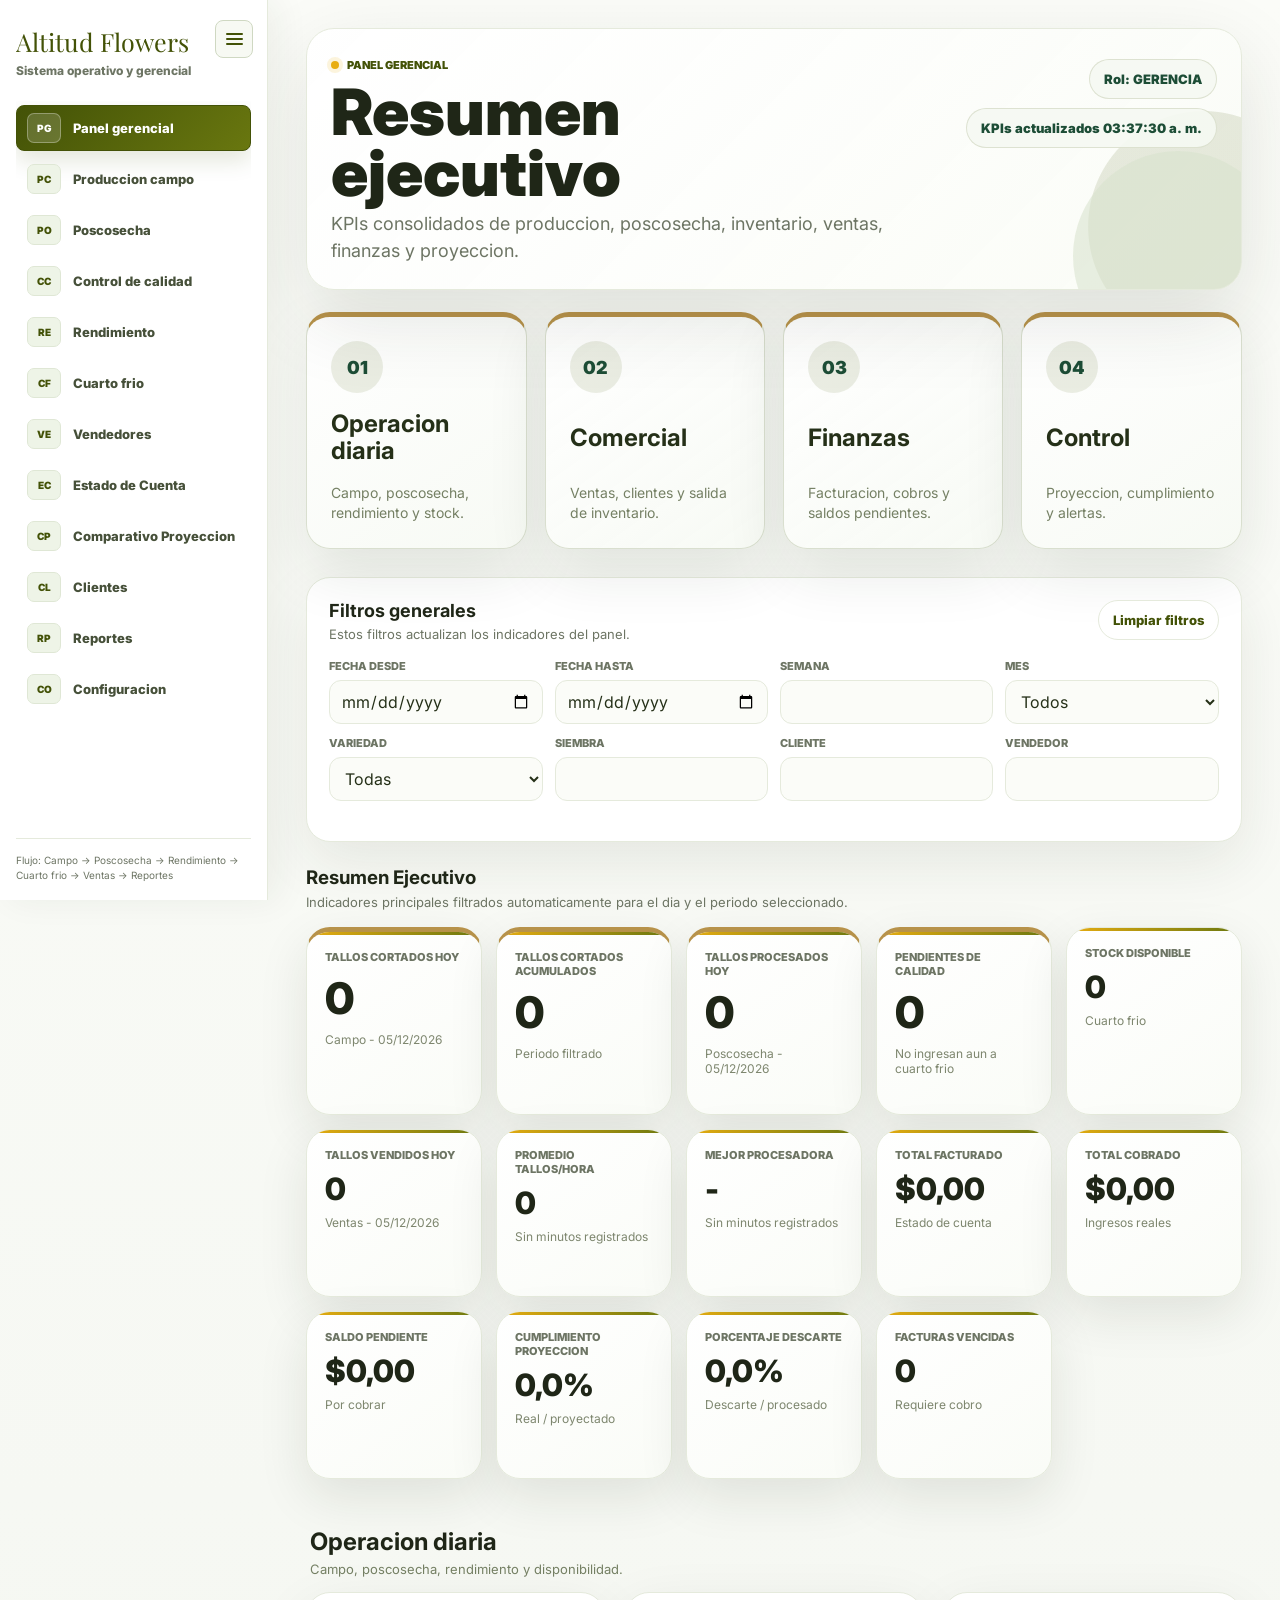
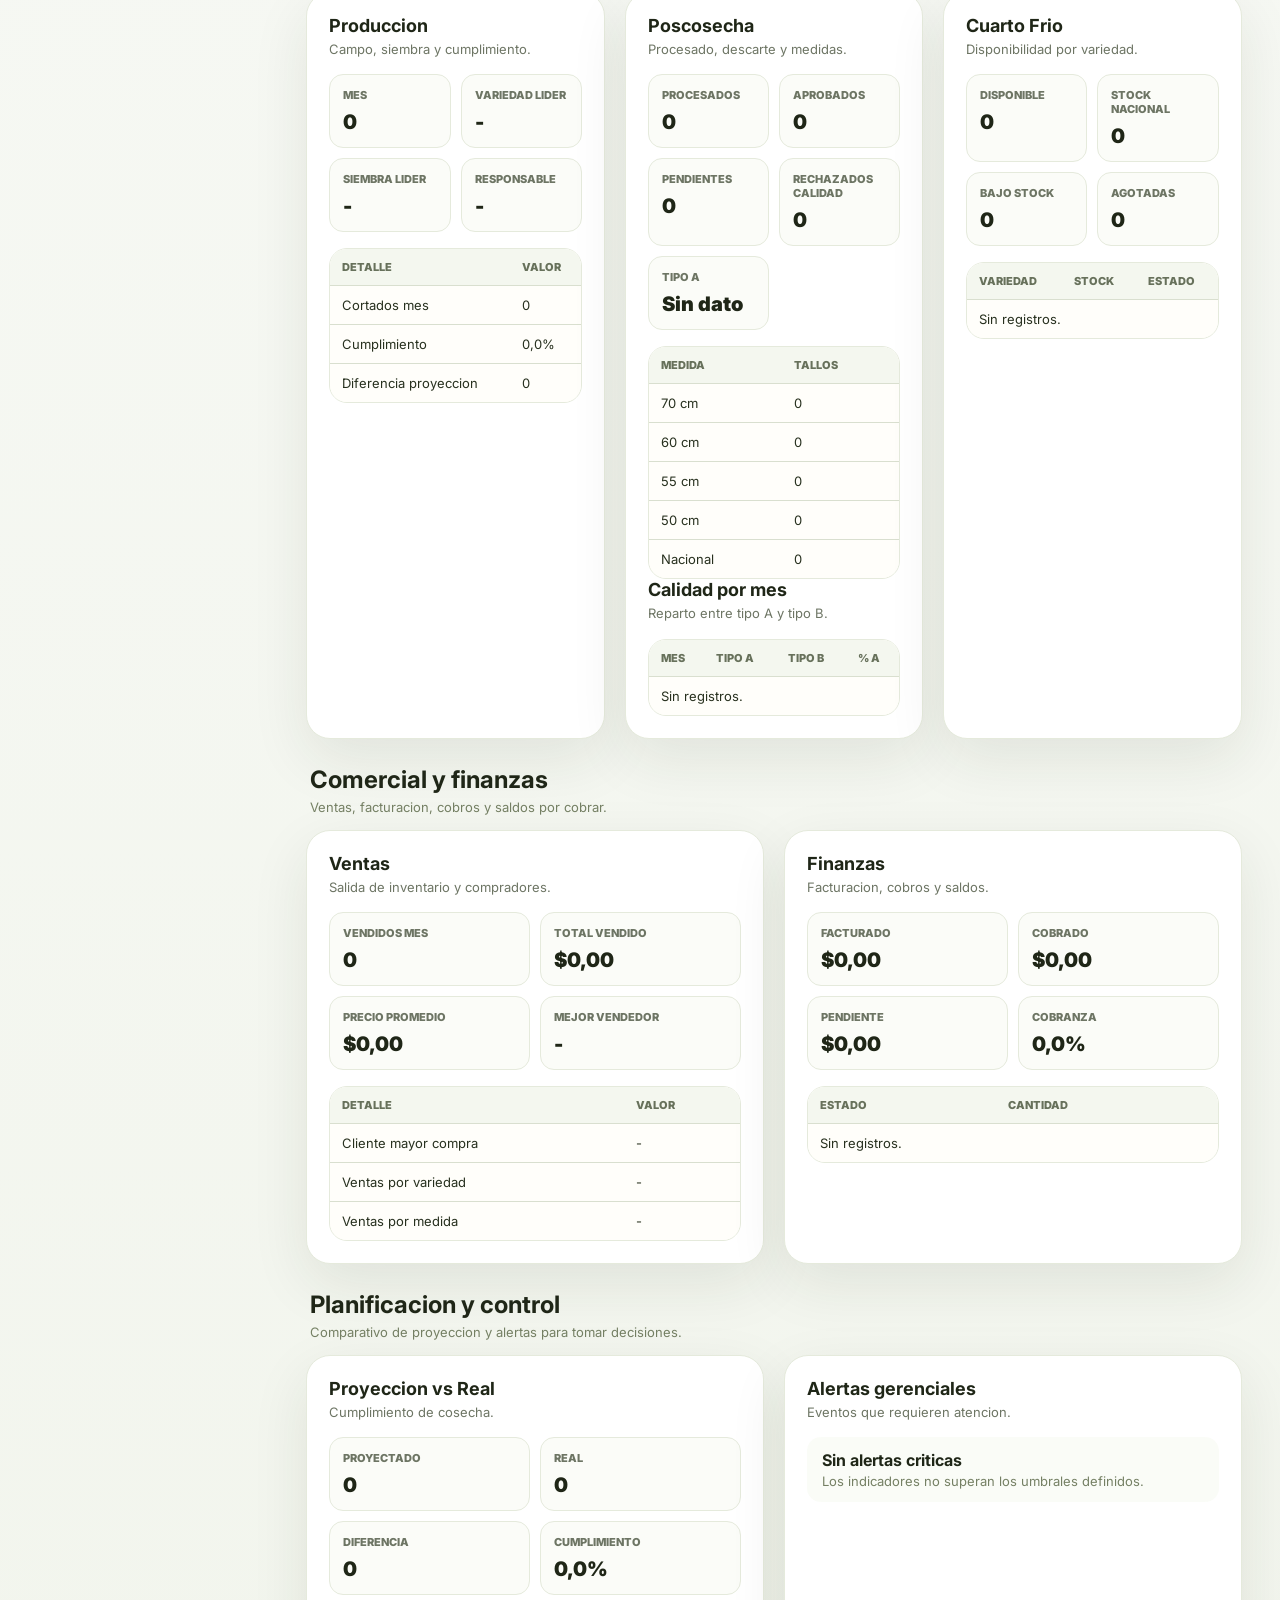
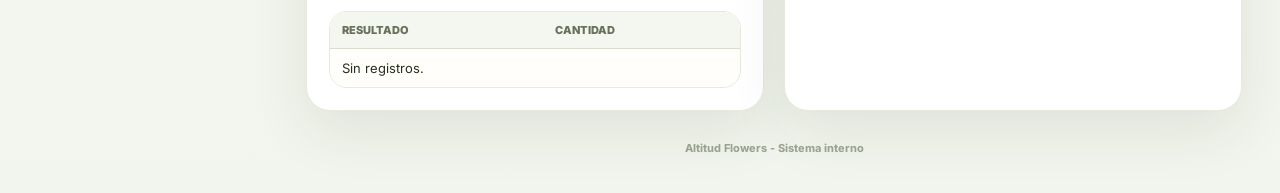
<file: index.html>
<!DOCTYPE html>
<html lang="es">
<head>
  <meta charset="UTF-8" />
  <meta name="viewport" content="width=device-width, initial-scale=1.0" />
  <title>Altitud Flowers | Panel Gerencial</title>
  <link rel="icon" type="image/svg+xml" href="favicon.svg?v=20261001">
  <link rel="preconnect" href="https://fonts.googleapis.com">
  <link rel="preconnect" href="https://fonts.gstatic.com" crossorigin>
  <link href="https://fonts.googleapis.com/css2?family=Inter:wght@400;500;600;700;800&family=Playfair+Display:wght@700&display=swap" rel="stylesheet">
  <link rel="stylesheet" href="css/estilos.css?v=20261014-detalle" />
  <script src="data/local-data.js?v=20260616-postcosecha"></script>
  <script src="js/config.js?v=20261015-proceso"></script>
  <script src="js/permisos.js?v=20260820-calidad"></script>
  <script src="js/nav.js?v=20260820-sidebar"></script>
  <script src="js/panel-gerencial.js?v=20261015-apertura" defer></script>
</head>
<body data-module="panel">
  <div class="shell">
    <aside class="sidebar">
      <div class="brand">Altitud Flowers</div>
      <div class="brand-sub">Sistema operativo y gerencial</div>
      <nav class="nav" data-nav></nav>
      <div class="source">Flujo: Campo -> Poscosecha -> Rendimiento -> Cuarto frio -> Ventas -> Reportes</div>
    </aside>

    <main class="main dashboard-page">
      <section class="module-hero management-hero">
        <div>
          <div class="module-eyebrow">Panel gerencial</div>
          <h1>Resumen ejecutivo</h1>
          <div class="subtitle">KPIs consolidados de produccion, poscosecha, inventario, ventas, finanzas y proyeccion.</div>
        </div>
        <div class="actions">
          <div class="status" id="roleStatus">Rol: verificando...</div>
          <div class="status" id="status">Cargando...</div>
        </div>
      </section>

      <section class="management-shortcuts" data-permission-group="gerencia">
        <a class="management-shortcut" href="#operacionGerencial">
          <span>01</span>
          <strong>Operacion diaria</strong>
          <small>Campo, poscosecha, rendimiento y stock.</small>
        </a>
        <a class="management-shortcut" href="#comercialGerencial">
          <span>02</span>
          <strong>Comercial</strong>
          <small>Ventas, clientes y salida de inventario.</small>
        </a>
        <a class="management-shortcut" href="#finanzasGerencial">
          <span>03</span>
          <strong>Finanzas</strong>
          <small>Facturacion, cobros y saldos pendientes.</small>
        </a>
        <a class="management-shortcut" href="#controlGerencial">
          <span>04</span>
          <strong>Control</strong>
          <small>Proyeccion, cumplimiento y alertas.</small>
        </a>
      </section>

      <section class="card panel dashboard-filters">
        <div class="section-heading">
          <div><h3>Filtros generales</h3><p>Estos filtros actualizan los indicadores del panel.</p></div>
          <button class="btn" id="clearFilters" type="button">Limpiar filtros</button>
        </div>
        <div class="filters">
          <div class="field"><label for="filterDesde">Fecha desde</label><input id="filterDesde" type="date"></div>
          <div class="field"><label for="filterHasta">Fecha hasta</label><input id="filterHasta" type="date"></div>
          <div class="field"><label for="filterSemana">Semana</label><input id="filterSemana" type="number" min="1" max="53"></div>
          <div class="field"><label for="filterMes">Mes</label><select id="filterMes"><option value="">Todos</option></select></div>
          <div class="field"><label for="filterVariedad">Variedad</label><select id="filterVariedad"><option value="">Todas</option></select></div>
          <div class="field"><label for="filterSiembra">Siembra</label><input id="filterSiembra"></div>
          <div class="field"><label for="filterCliente">Cliente</label><input id="filterCliente"></div>
          <div class="field"><label for="filterVendedor">Vendedor</label><input id="filterVendedor"></div>
        </div>
      </section>

      <section class="dashboard-section executive-section" data-permission-group="operativo">
        <div class="section-heading">
          <div><h3>Resumen Ejecutivo</h3><p>Indicadores principales filtrados automaticamente para el dia y el periodo seleccionado.</p></div>
        </div>
        <div class="kpis executive-kpis" id="executiveKpis"></div>
      </section>

      <section class="management-band" id="operacionGerencial" data-permission-group="operativo">
        <div class="section-heading">
          <div><h3>Operacion diaria</h3><p>Campo, poscosecha, rendimiento y disponibilidad.</p></div>
        </div>
        <div class="dashboard-grid dashboard-grid-3">
        <div class="card panel" data-permission-group="operativo">
          <div class="section-heading"><div><h3>Produccion</h3><p>Campo, siembra y cumplimiento.</p></div></div>
          <div class="mini-kpis" id="produccionKpis"></div>
          <div class="table-wrap compact-table"><table><thead><tr><th>Detalle</th><th>Valor</th></tr></thead><tbody id="produccionBody"></tbody></table></div>
        </div>

        <div class="card panel" data-permission-group="operativo">
          <div class="section-heading"><div><h3>Poscosecha</h3><p>Procesado, descarte y medidas.</p></div></div>
          <div class="mini-kpis" id="poscosechaKpis"></div>
          <div class="table-wrap compact-table"><table><thead><tr><th>Medida</th><th>Tallos</th></tr></thead><tbody id="medidasBody"></tbody></table></div>
          <div class="section-heading"><div><h3>Calidad por mes</h3><p>Reparto entre tipo A y tipo B.</p></div></div>
          <div class="table-wrap compact-table"><table><thead><tr><th>Mes</th><th>Tipo A</th><th>Tipo B</th><th>% A</th></tr></thead><tbody id="calidadMesBody"></tbody></table></div>
        </div>

        <div class="card panel" data-permission-group="operativo">
          <div class="section-heading"><div><h3>Cuarto Frio</h3><p>Disponibilidad por variedad.</p></div></div>
          <div class="mini-kpis" id="inventarioKpis"></div>
          <div class="table-wrap compact-table"><table><thead><tr><th>Variedad</th><th>Stock</th><th>Estado</th></tr></thead><tbody id="stockBody"></tbody></table></div>
        </div>
        </div>
      </section>

      <section class="management-band" id="comercialGerencial" data-permission-group="ventas">
        <div class="section-heading">
          <div><h3>Comercial y finanzas</h3><p>Ventas, facturacion, cobros y saldos por cobrar.</p></div>
        </div>
        <div class="dashboard-grid">
        <div class="card panel" data-permission-group="ventas">
          <div class="section-heading"><div><h3>Ventas</h3><p>Salida de inventario y compradores.</p></div></div>
          <div class="mini-kpis" id="ventasKpis"></div>
          <div class="table-wrap compact-table"><table><thead><tr><th>Detalle</th><th>Valor</th></tr></thead><tbody id="ventasBody"></tbody></table></div>
        </div>

        <div class="card panel" id="finanzasGerencial" data-permission-group="finanzas">
          <div class="section-heading"><div><h3>Finanzas</h3><p>Facturacion, cobros y saldos.</p></div></div>
          <div class="mini-kpis" id="finanzasKpis"></div>
          <div class="table-wrap compact-table"><table><thead><tr><th>Estado</th><th>Cantidad</th></tr></thead><tbody id="facturasBody"></tbody></table></div>
        </div>
        </div>
      </section>

      <section class="management-band" id="controlGerencial" data-permission-group="gerencia">
        <div class="section-heading">
          <div><h3>Planificacion y control</h3><p>Comparativo de proyeccion y alertas para tomar decisiones.</p></div>
        </div>
        <div class="dashboard-grid">
        <div class="card panel" data-permission-group="gerencia">
          <div class="section-heading"><div><h3>Proyeccion vs Real</h3><p>Cumplimiento de cosecha.</p></div></div>
          <div class="mini-kpis" id="proyeccionKpis"></div>
          <div class="table-wrap compact-table"><table><thead><tr><th>Resultado</th><th>Cantidad</th></tr></thead><tbody id="proyeccionBody"></tbody></table></div>
        </div>

        <div class="card panel alerts-panel" data-permission-group="operativo">
          <div class="section-heading"><div><h3>Alertas gerenciales</h3><p>Eventos que requieren atencion.</p></div></div>
          <div id="alertsBody" class="alerts-list"></div>
        </div>
        </div>
      </section>
    </main>
  </div>
</body>
</html>
</file>
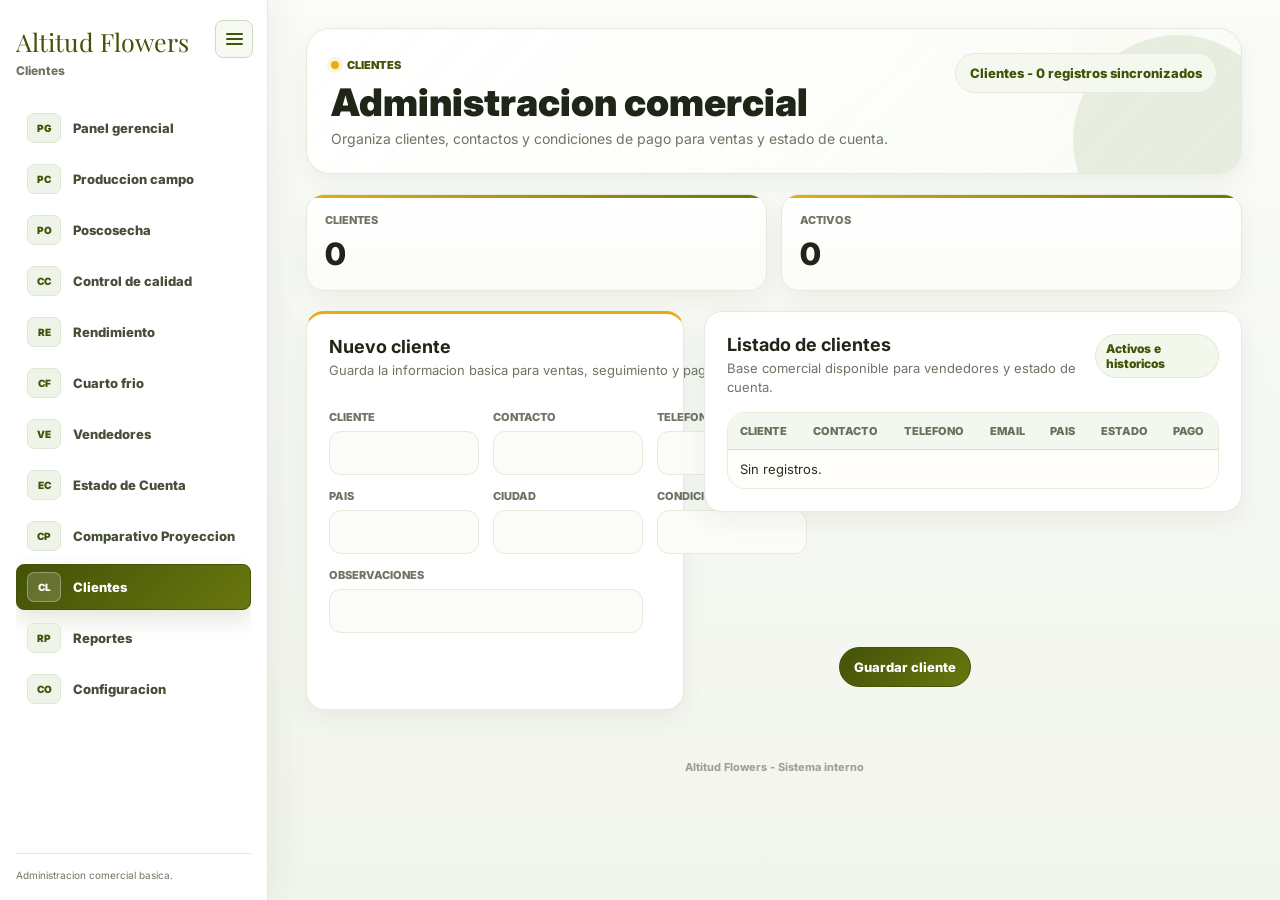
<file: clientes.html>
<!DOCTYPE html>
<html lang="es">
<head>
  <meta charset="UTF-8">
  <meta name="viewport" content="width=device-width, initial-scale=1.0">
  <title>Altitud Flowers | Clientes</title>
  <link rel="icon" type="image/svg+xml" href="favicon.svg?v=20261001">
  <link rel="preconnect" href="https://fonts.googleapis.com">
  <link rel="preconnect" href="https://fonts.gstatic.com" crossorigin>
  <link href="https://fonts.googleapis.com/css2?family=Inter:wght@400;500;600;700;800&family=Playfair+Display:wght@700&display=swap" rel="stylesheet">
  <link rel="stylesheet" href="css/estilos.css?v=20261014-detalle">
  <script src="js/config.js?v=20261015-proceso"></script>
  <script src="js/permisos.js?v=20260820-calidad"></script>
  <script src="js/nav.js?v=20260820-sidebar"></script>
  <script src="js/clientes.js?v=20260813-auditoria" defer></script>
</head>
<body data-module="clientes" class="module-page module-clients">
  <div class="shell">
    <aside class="sidebar">
      <div class="brand">Altitud Flowers</div>
      <div class="brand-sub">Clientes</div>
      <nav class="nav">
        <a href="index.html">Panel gerencial</a>
        <a href="produccion.html">Produccion campo</a>
        <a href="poscosecha.html">Poscosecha</a><a href="rendimiento-procesadoras.html">Rendimiento</a>
        <a href="cuarto-frio.html">Cuarto frio</a>
        <a href="vendedores.html">Vendedores</a>
        <a href="estado-cuenta.html">Estado de Cuenta</a>
        <a href="comparativo-proyeccion.html">Comparativo Proyeccion</a>
        <a class="active" href="clientes.html">Clientes</a>
        <a href="reportes.html">Reportes</a>
        <a href="configuracion.html">Configuracion</a>
      </nav>
      <div class="source">Administracion comercial basica.</div>
    </aside>

    <main class="main">
      <section class="module-hero">
        <div>
          <div class="module-eyebrow">Clientes</div>
          <h1>Administracion comercial</h1>
          <div class="subtitle">Organiza clientes, contactos y condiciones de pago para ventas y estado de cuenta.</div>
        </div>
        <div class="status" id="status">Cargando...</div>
      </section>

      <section class="kpis compact-kpis">
        <div class="card kpi"><div class="label">Clientes</div><div class="value" id="kClientes">-</div></div>
        <div class="card kpi"><div class="label">Activos</div><div class="value" id="kActivos">-</div></div>
      </section>

      <div class="module-layout">
        <form class="card panel form-grid panel-accent" id="clienteForm">
          <div class="section-heading full"><div><h3>Nuevo cliente</h3><p>Guarda la informacion basica para ventas, seguimiento y pagos.</p></div></div>
          <div class="field"><label for="cliente">Cliente</label><input id="cliente" required></div>
          <div class="field"><label for="contacto">Contacto</label><input id="contacto"></div>
          <div class="field"><label for="telefono">Telefono</label><input id="telefono"></div>
          <div class="field"><label for="email">Email</label><input id="email" type="email"></div>
          <div class="field"><label for="pais">Pais</label><input id="pais"></div>
          <div class="field"><label for="ciudad">Ciudad</label><input id="ciudad"></div>
          <div class="field"><label for="condicion">Condicion pago</label><input id="condicion"></div>
          <div class="field wide"><label for="observaciones">Observaciones</label><input id="observaciones"></div>
          <div class="full actions" style="justify-content:flex-end"><button class="btn primary" type="submit">Guardar cliente</button></div>
        </form>

        <section class="card panel">
          <div class="section-heading"><div><h3>Listado de clientes</h3><p>Base comercial disponible para vendedores y estado de cuenta.</p></div><div class="table-tools"><span class="soft-badge">Activos e historicos</span></div></div>
          <div class="table-wrap">
            <table>
              <thead><tr><th>Cliente</th><th>Contacto</th><th>Telefono</th><th>Email</th><th>Pais</th><th>Estado</th><th>Pago</th></tr></thead>
              <tbody id="clientesBody"></tbody>
            </table>
          </div>
        </section>
      </div>
    </main>
  </div>
</body>
</html>
</file>
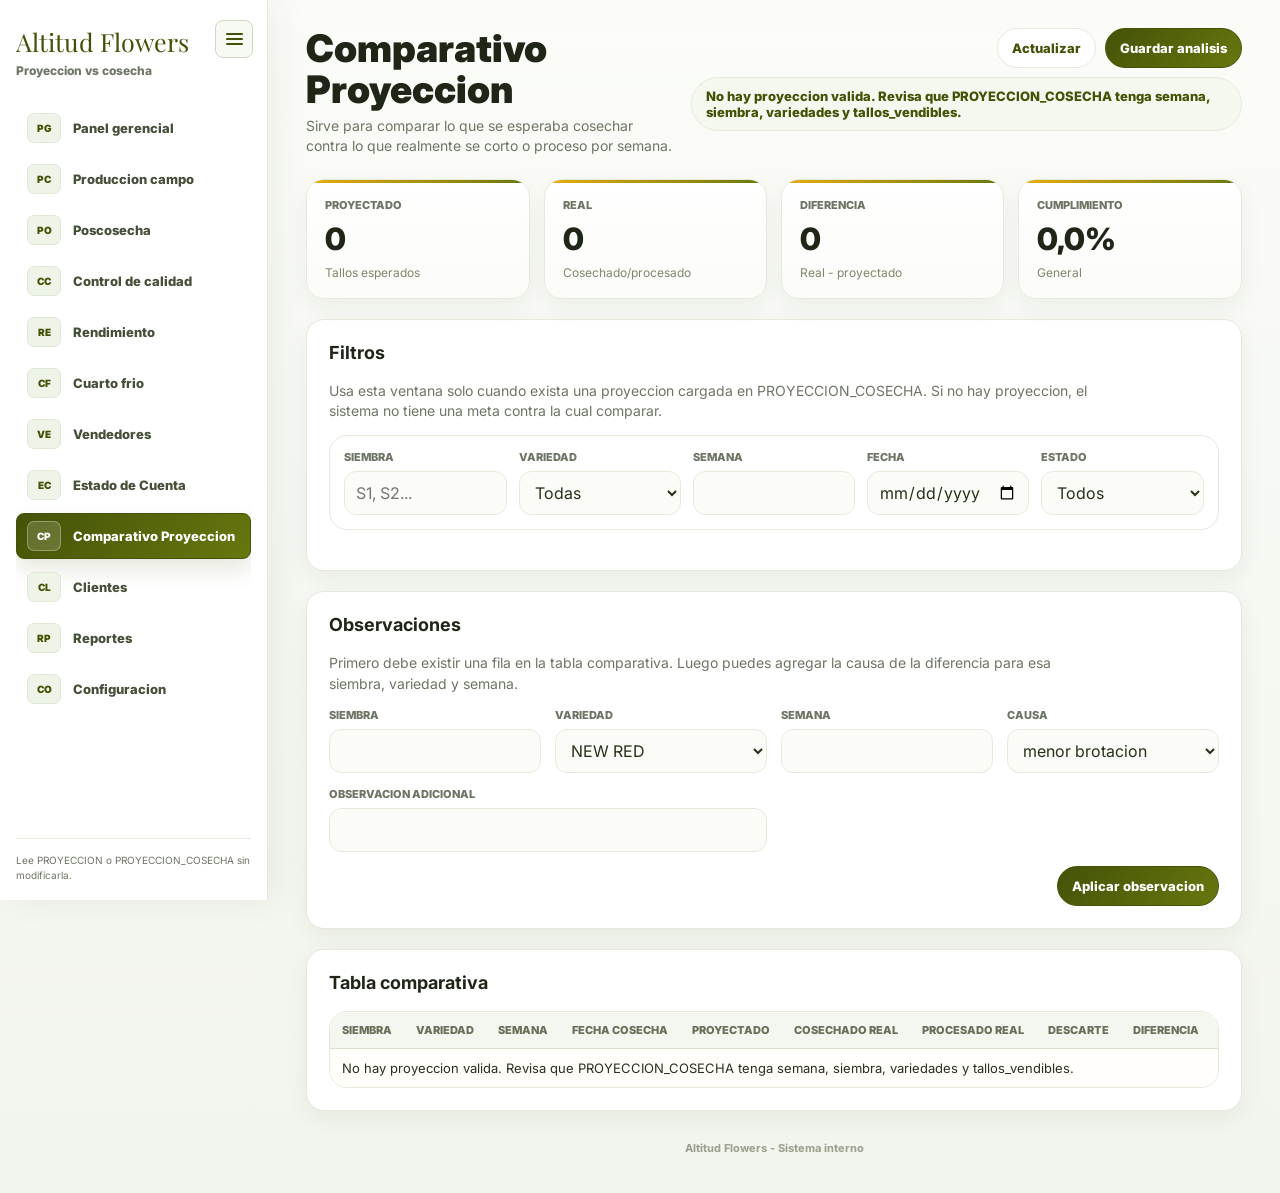
<file: comparativo-proyeccion.html>
<!DOCTYPE html>
<html lang="es">
<head>
  <meta charset="UTF-8" />
  <meta name="viewport" content="width=device-width, initial-scale=1.0" />
  <title>Altitud Flowers | Comparativo Proyeccion</title>
  <link rel="icon" type="image/svg+xml" href="favicon.svg?v=20261001">
  <link rel="preconnect" href="https://fonts.googleapis.com">
  <link rel="preconnect" href="https://fonts.gstatic.com" crossorigin>
  <link href="https://fonts.googleapis.com/css2?family=Inter:wght@400;500;600;700;800&family=Playfair+Display:wght@700&display=swap" rel="stylesheet">
  <link rel="stylesheet" href="css/estilos.css?v=20261014-detalle" />
  <script src="data/local-data.js?v=20260616-postcosecha"></script>
  <script src="js/config.js?v=20261015-proceso"></script>
  <script src="js/permisos.js?v=20260820-calidad"></script>
  <script src="js/nav.js?v=20260820-sidebar"></script>
  <script src="js/comparativo-proyeccion.js?v=20260813-comparativo3" defer></script>
</head>
<body data-module="comparativo-proyeccion">
  <div class="shell">
    <aside class="sidebar">
      <div class="brand">Altitud Flowers</div>
      <div class="brand-sub">Proyeccion vs cosecha</div>
      <nav class="nav">
        <a href="index.html">Panel gerencial</a>
        <a href="produccion.html">Produccion campo</a>
        <a href="poscosecha.html">Poscosecha</a><a href="rendimiento-procesadoras.html">Rendimiento</a>
        <a href="cuarto-frio.html">Cuarto frio</a>
        <a href="vendedores.html">Vendedores</a>
        <a href="estado-cuenta.html">Estado de Cuenta</a>
        <a class="active" href="comparativo-proyeccion.html">Comparativo Proyeccion</a>
        <a href="clientes.html">Clientes</a>
        <a href="reportes.html">Reportes</a>
        <a href="configuracion.html">Configuracion</a>
      </nav>
      <div class="source">Lee PROYECCION o PROYECCION_COSECHA sin modificarla.</div>
    </aside>
    <main class="main">
      <div class="topbar">
        <div>
          <h1>Comparativo Proyeccion</h1>
          <div class="subtitle">Sirve para comparar lo que se esperaba cosechar contra lo que realmente se corto o proceso por semana.</div>
        </div>
        <div class="actions">
          <button class="btn" id="refreshBtn" type="button">Actualizar</button>
          <button class="btn primary" id="saveBtn" type="button">Guardar analisis</button>
          <div class="status" id="status">Cargando...</div>
        </div>
      </div>

      <section class="kpis">
        <div class="card kpi"><div class="label">Proyectado</div><div class="value" id="kProyectado">-</div><div class="note">Tallos esperados</div></div>
        <div class="card kpi"><div class="label">Real</div><div class="value" id="kReal">-</div><div class="note">Cosechado/procesado</div></div>
        <div class="card kpi"><div class="label">Diferencia</div><div class="value" id="kDiferencia">-</div><div class="note">Real - proyectado</div></div>
        <div class="card kpi"><div class="label">Cumplimiento</div><div class="value" id="kCumplimiento">-</div><div class="note">General</div></div>
      </section>

      <section class="card panel">
        <h3>Filtros</h3>
        <p class="subtitle">Usa esta ventana solo cuando exista una proyeccion cargada en PROYECCION_COSECHA. Si no hay proyeccion, el sistema no tiene una meta contra la cual comparar.</p>
        <div class="filters">
          <div class="field"><label for="filterSiembra">Siembra</label><input id="filterSiembra" placeholder="S1, S2..."></div>
          <div class="field"><label for="filterVariedad">Variedad</label><select id="filterVariedad"><option value="">Todas</option></select></div>
          <div class="field"><label for="filterSemana">Semana</label><input id="filterSemana" type="number" min="1" max="53"></div>
          <div class="field"><label for="filterFecha">Fecha</label><input id="filterFecha" type="date"></div>
          <div class="field"><label for="filterEstado">Estado</label><select id="filterEstado"><option value="">Todos</option><option>SUPERA PROYECCION</option><option>CUMPLE</option><option>BAJO LO ESPERADO</option><option>DEFICIENTE</option></select></div>
        </div>
      </section>

      <section class="card panel">
        <h3>Observaciones</h3>
        <p class="subtitle">Primero debe existir una fila en la tabla comparativa. Luego puedes agregar la causa de la diferencia para esa siembra, variedad y semana.</p>
        <form class="form-grid" id="obsForm">
          <div class="field"><label for="obsSiembra">Siembra</label><input id="obsSiembra"></div>
          <div class="field"><label for="obsVariedad">Variedad</label><select id="obsVariedad"></select></div>
          <div class="field"><label for="obsSemana">Semana</label><input id="obsSemana" type="number" min="1" max="53"></div>
          <div class="field"><label for="obsCausa">Causa</label><select id="obsCausa"><option>menor brotacion</option><option>tallos cortos</option><option>descarte alto</option><option>enfermedad</option><option>baja productividad</option><option>error de proyeccion</option><option>cosecha incompleta</option></select></div>
          <div class="field wide"><label for="obsTexto">Observacion adicional</label><input id="obsTexto"></div>
          <div class="full notice" id="obsFeedback"></div>
          <div class="full actions" style="justify-content:flex-end"><button class="btn primary" type="submit">Aplicar observacion</button></div>
        </form>
      </section>

      <section class="card panel">
        <h3>Tabla comparativa</h3>
        <div class="table-wrap">
          <table>
            <thead><tr><th>Siembra</th><th>Variedad</th><th>Semana</th><th>Fecha cosecha</th><th>Proyectado</th><th>Cosechado real</th><th>Procesado real</th><th>Descarte</th><th>Diferencia</th><th>Cumplimiento</th><th>Estado</th><th>Observacion</th></tr></thead>
            <tbody id="comparativoBody"></tbody>
          </table>
        </div>
      </section>
    </main>
  </div>
</body>
</html>
</file>
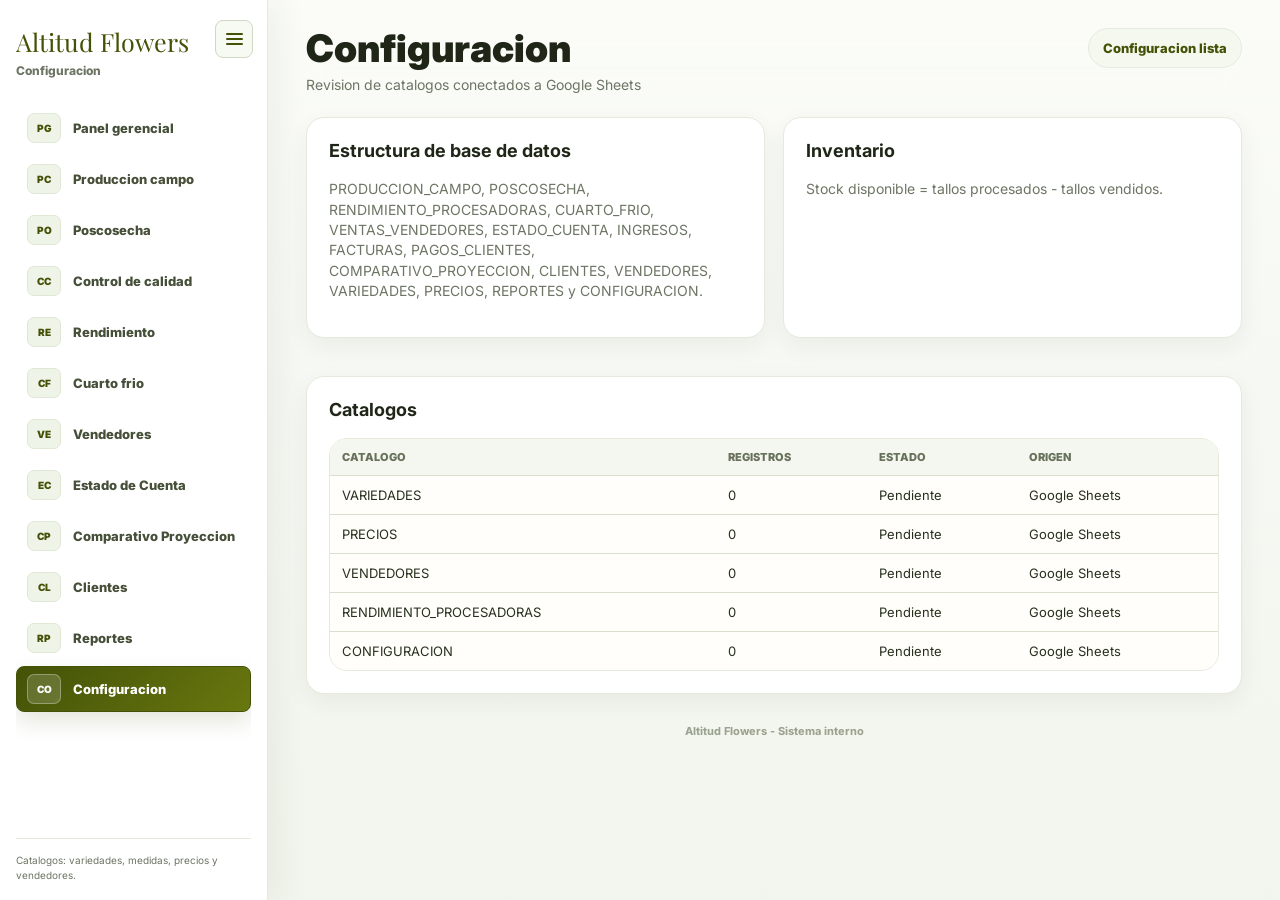
<file: configuracion.html>
<!DOCTYPE html>
<html lang="es"><head><meta charset="UTF-8"><meta name="viewport" content="width=device-width, initial-scale=1.0"><title>Altitud Flowers | Configuracion</title>
  <link rel="icon" type="image/svg+xml" href="favicon.svg?v=20261001"><link rel="preconnect" href="https://fonts.googleapis.com"><link rel="preconnect" href="https://fonts.gstatic.com" crossorigin><link href="https://fonts.googleapis.com/css2?family=Inter:wght@400;500;600;700;800&family=Playfair+Display:wght@700&display=swap" rel="stylesheet"><link rel="stylesheet" href="css/estilos.css?v=20261014-detalle"><script src="js/config.js?v=20261015-proceso"></script>
  <script src="js/permisos.js?v=20260820-calidad"></script>
  <script src="js/nav.js?v=20260820-sidebar"></script><script src="js/configuracion.js" defer></script></head>
<body data-module="configuracion"><div class="shell"><aside class="sidebar"><div class="brand">Altitud Flowers</div><div class="brand-sub">Configuracion</div><nav class="nav"><a href="index.html">Panel gerencial</a><a href="produccion.html">Produccion campo</a><a href="poscosecha.html">Poscosecha</a><a href="rendimiento-procesadoras.html">Rendimiento</a><a href="cuarto-frio.html">Cuarto frio</a><a href="vendedores.html">Vendedores</a><a href="estado-cuenta.html">Estado de Cuenta</a><a href="comparativo-proyeccion.html">Comparativo Proyeccion</a><a href="clientes.html">Clientes</a><a href="reportes.html">Reportes</a><a class="active" href="configuracion.html">Configuracion</a></nav><div class="source">Catalogos: variedades, medidas, precios y vendedores.</div></aside><main class="main"><div class="topbar"><div><h1>Configuracion</h1><div class="subtitle">Revision de catalogos conectados a Google Sheets</div></div><div class="status" id="status">Cargando...</div></div><section class="grid-2"><div class="card panel"><h3>Estructura de base de datos</h3><p class="subtitle">PRODUCCION_CAMPO, POSCOSECHA, RENDIMIENTO_PROCESADORAS, CUARTO_FRIO, VENTAS_VENDEDORES, ESTADO_CUENTA, INGRESOS, FACTURAS, PAGOS_CLIENTES, COMPARATIVO_PROYECCION, CLIENTES, VENDEDORES, VARIEDADES, PRECIOS, REPORTES y CONFIGURACION.</p></div><div class="card panel"><h3>Inventario</h3><p class="subtitle">Stock disponible = tallos procesados - tallos vendidos.</p></div></section><section class="card panel"><h3>Catalogos</h3><div class="table-wrap"><table><thead><tr><th>Catalogo</th><th>Registros</th><th>Estado</th><th>Origen</th></tr></thead><tbody id="configBody"></tbody></table></div></section></main></div></body></html>
</file>
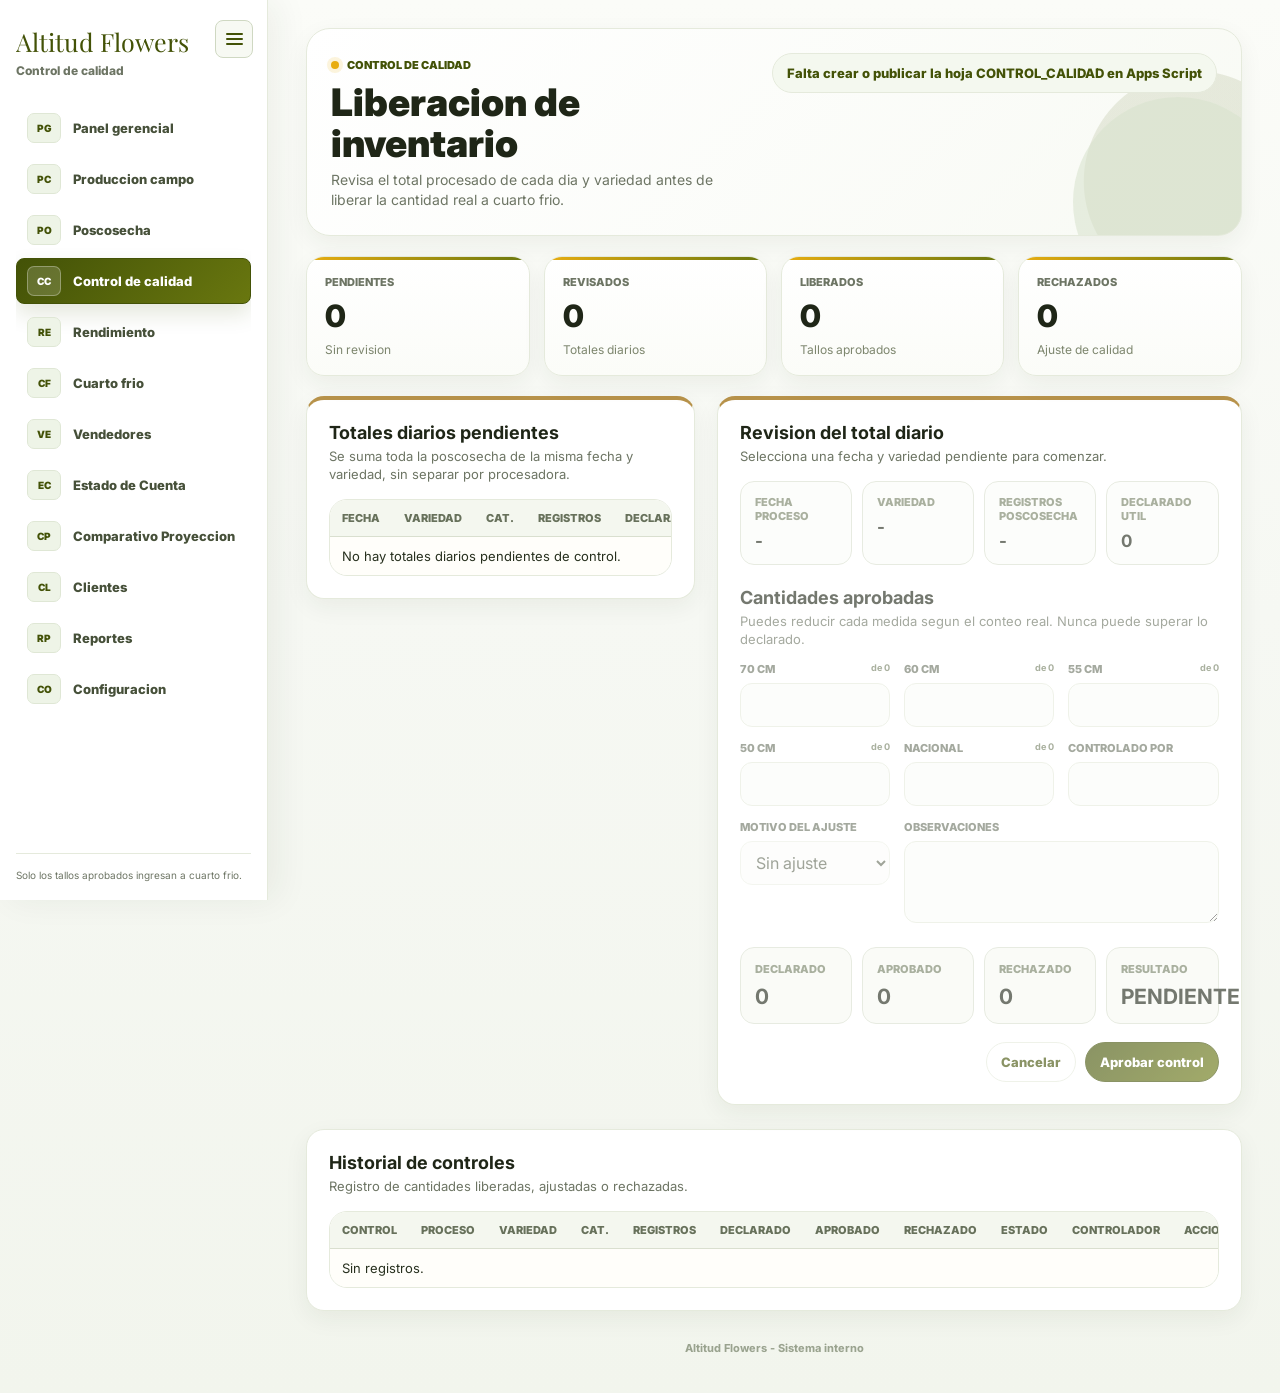
<file: control-calidad.html>
<!DOCTYPE html>
<html lang="es">
<head>
  <meta charset="UTF-8">
  <meta name="viewport" content="width=device-width, initial-scale=1.0">
  <title>Altitud Flowers | Control de Calidad</title>
  <link rel="icon" type="image/svg+xml" href="favicon.svg?v=20261001">
  <link rel="preconnect" href="https://fonts.googleapis.com">
  <link rel="preconnect" href="https://fonts.gstatic.com" crossorigin>
  <link href="https://fonts.googleapis.com/css2?family=Inter:wght@400;500;600;700;800&family=Playfair+Display:wght@700&display=swap" rel="stylesheet">
  <link rel="stylesheet" href="css/estilos.css?v=20261014-detalle">
  <script src="data/local-data.js?v=20260616-postcosecha"></script>
  <script src="js/config.js?v=20261015-proceso"></script>
  <script src="js/permisos.js?v=20260820-calidad"></script>
  <script src="js/nav.js?v=20260820-sidebar"></script>
  <script src="js/control-calidad.js?v=20261014-clave" defer></script>
</head>
<body data-module="control-calidad" class="module-page module-quality">
  <div class="shell">
    <aside class="sidebar">
      <div class="brand">Altitud Flowers</div>
      <div class="brand-sub">Control de calidad</div>
      <nav class="nav"></nav>
      <div class="source">Solo los tallos aprobados ingresan a cuarto frio.</div>
    </aside>

    <main class="main">
      <section class="module-hero quality-hero">
        <div>
          <div class="module-eyebrow">Control de calidad</div>
          <h1>Liberacion de inventario</h1>
          <div class="subtitle">Revisa el total procesado de cada dia y variedad antes de liberar la cantidad real a cuarto frio.</div>
        </div>
        <div class="status" id="status">Cargando...</div>
      </section>

      <section class="kpis quality-kpis">
        <div class="card kpi"><div class="label">Pendientes</div><div class="value" id="kCalidadPendientes">-</div><div class="note">Sin revision</div></div>
        <div class="card kpi"><div class="label">Revisados</div><div class="value" id="kCalidadRevisados">-</div><div class="note">Totales diarios</div></div>
        <div class="card kpi"><div class="label">Liberados</div><div class="value" id="kCalidadLiberados">-</div><div class="note">Tallos aprobados</div></div>
        <div class="card kpi"><div class="label">Rechazados</div><div class="value" id="kCalidadRechazados">-</div><div class="note">Ajuste de calidad</div></div>
      </section>

      <div class="quality-layout">
        <section class="card panel quality-pending-panel">
          <div class="section-heading">
            <div><h3>Totales diarios pendientes</h3><p>Se suma toda la poscosecha de la misma fecha y variedad, sin separar por procesadora.</p></div>
          </div>
          <div class="table-wrap quality-table-wrap">
            <table>
              <thead><tr><th>Fecha</th><th>Variedad</th><th>Cat.</th><th>Registros</th><th>Declarado</th><th>Accion</th></tr></thead>
              <tbody id="qualityPendingBody"></tbody>
            </table>
          </div>
        </section>

        <form class="card panel quality-form" id="qualityForm">
          <div class="section-heading">
            <div><h3 id="qualityFormTitle">Revision del total diario</h3><p id="qualityFormHint">Selecciona una fecha y variedad pendiente para comenzar.</p></div>
          </div>

          <fieldset id="qualityFields" disabled>
            <div class="quality-source-grid">
              <div><span>Fecha proceso</span><strong id="qFechaProceso">-</strong></div>
              <div><span>Variedad</span><strong id="qVariedad">-</strong></div>
              <div><span>Registros poscosecha</span><strong id="qRegistros">-</strong></div>
              <div><span>Declarado util</span><strong id="qDeclarado">0</strong></div>
            </div>

            <div class="section-heading quality-subheading"><div><h4>Cantidades aprobadas</h4><p>Puedes reducir cada medida segun el conteo real. Nunca puede superar lo declarado.</p></div></div>
            <div class="form-grid quality-measures-grid">
              <div class="field"><label for="qa70">70 cm <small id="qd70">de 0</small></label><input id="qa70" type="number" min="0" step="1"></div>
              <div class="field"><label for="qa60">60 cm <small id="qd60">de 0</small></label><input id="qa60" type="number" min="0" step="1"></div>
              <div class="field"><label for="qa55">55 cm <small id="qd55">de 0</small></label><input id="qa55" type="number" min="0" step="1"></div>
              <div class="field"><label for="qa50">50 cm <small id="qd50">de 0</small></label><input id="qa50" type="number" min="0" step="1"></div>
              <div class="field"><label for="qaNacional">Nacional <small id="qdNacional">de 0</small></label><input id="qaNacional" type="number" min="0" step="1"></div>
              <div class="field"><label for="qControlador">Controlado por</label><input id="qControlador" required autocomplete="name"></div>
              <div class="field"><label for="qMotivo">Motivo del ajuste</label><select id="qMotivo"><option value="">Sin ajuste</option><option>CLASIFICACION INCORRECTA</option><option>TALLOS CORTOS</option><option>DAÑO MECANICO</option><option>ENFERMEDAD</option><option>DESHIDRATACION</option><option>CONTEO INCORRECTO</option><option>OTRO</option></select></div>
              <div class="field wide"><label for="qObservaciones">Observaciones</label><textarea id="qObservaciones" rows="3"></textarea></div>
            </div>

            <div class="quality-totals">
              <div><span>Declarado</span><strong id="qTotalDeclarado">0</strong></div>
              <div><span>Aprobado</span><strong id="qTotalAprobado">0</strong></div>
              <div><span>Rechazado</span><strong id="qTotalRechazado">0</strong></div>
              <div><span>Resultado</span><strong id="qEstado">PENDIENTE</strong></div>
            </div>

            <div class="notice quality-warning">Al guardar, solo la cantidad aprobada se suma al stock disponible y queda habilitada para ventas.</div>
            <div class="quality-save-status" id="qSaveStatus" role="status" aria-live="polite" hidden></div>
            <div class="actions quality-actions">
              <button class="btn" id="qCancel" type="button">Cancelar</button>
              <button class="btn primary" id="qSave" type="submit">Aprobar control</button>
            </div>
          </fieldset>
        </form>
      </div>

      <section class="card panel">
        <div class="section-heading"><div><h3>Historial de controles</h3><p>Registro de cantidades liberadas, ajustadas o rechazadas.</p></div></div>
        <div class="table-wrap quality-table-wrap">
          <table>
            <thead><tr><th>Control</th><th>Proceso</th><th>Variedad</th><th>Cat.</th><th>Registros</th><th>Declarado</th><th>Aprobado</th><th>Rechazado</th><th>Estado</th><th>Controlador</th><th>Accion</th></tr></thead>
            <tbody id="qualityHistoryBody"></tbody>
          </table>
        </div>
      </section>
    </main>
  </div>
</body>
</html>
</file>
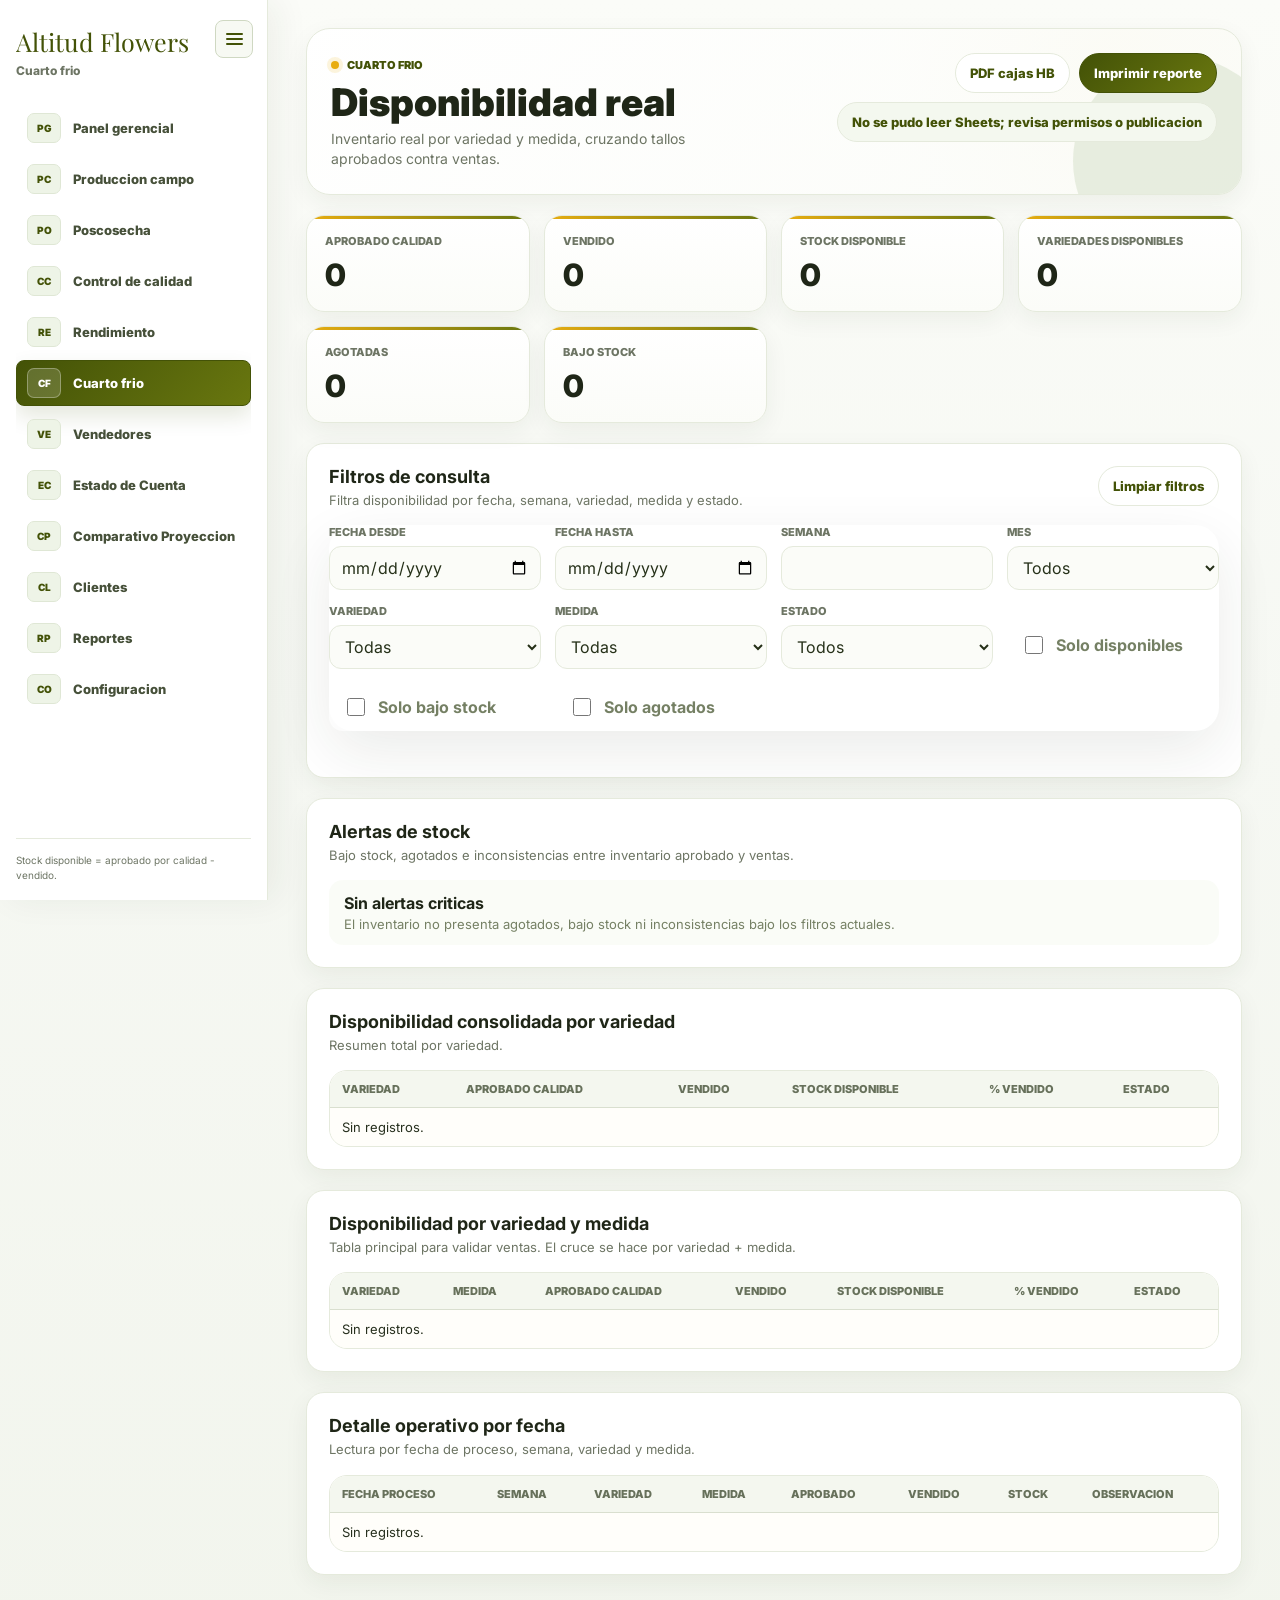
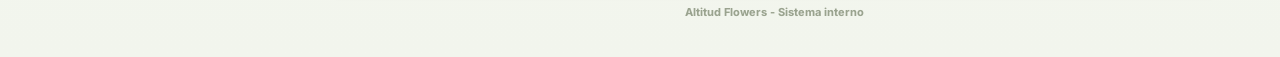
<file: cuarto-frio.html>
<!DOCTYPE html>
<html lang="es">
<head>
  <meta charset="UTF-8">
  <meta name="viewport" content="width=device-width, initial-scale=1.0">
  <title>Altitud Flowers | Cuarto Frio</title>
  <link rel="icon" type="image/svg+xml" href="favicon.svg?v=20261001">
  <link rel="preconnect" href="https://fonts.googleapis.com">
  <link rel="preconnect" href="https://fonts.gstatic.com" crossorigin>
  <link href="https://fonts.googleapis.com/css2?family=Inter:wght@400;500;600;700;800&family=Playfair+Display:wght@700&display=swap" rel="stylesheet">
  <link rel="stylesheet" href="css/estilos.css?v=20261014-detalle">
  <script src="data/local-data.js?v=20260616-postcosecha"></script>
  <script src="js/config.js?v=20261015-proceso"></script>
  <script src="js/permisos.js?v=20260820-calidad-integracion"></script>
  <script src="js/nav.js?v=20260820-sidebar"></script>
  <script src="js/cuarto-frio.js?v=20261015-apertura2" defer></script>
</head>
<body data-module="cuarto-frio" class="module-page module-cold-room">
  <div class="shell">
    <aside class="sidebar">
      <div class="brand">Altitud Flowers</div>
      <div class="brand-sub">Cuarto frio</div>
      <nav class="nav"></nav>
      <div class="source">Stock disponible = aprobado por calidad - vendido.</div>
    </aside>

    <main class="main">
      <section class="module-hero">
        <div>
          <div class="module-eyebrow">Cuarto frio</div>
          <h1>Disponibilidad real</h1>
          <div class="subtitle">Inventario real por variedad y medida, cruzando tallos aprobados contra ventas.</div>
        </div>
        <div class="actions">
          <button class="btn" id="printCommercialReportBtn" type="button" title="Generar reporte de cajas HB sin Nacional">PDF cajas HB</button>
          <button class="btn primary" id="printColdReportBtn" type="button">Imprimir reporte</button>
          <div class="status" id="status">Cargando...</div>
        </div>
      </section>

      <section class="print-report" id="coldPrintReport" aria-label="Reporte imprimible de cuarto frio"></section>

      <section class="kpis cold-room-kpis">
        <div class="card kpi"><div class="label">Aprobado calidad</div><div class="value" id="kProcesado">-</div></div>
        <div class="card kpi"><div class="label">Vendido</div><div class="value" id="kVendido">-</div></div>
        <div class="card kpi"><div class="label">Stock disponible</div><div class="value" id="kStock">-</div></div>
        <div class="card kpi"><div class="label">Variedades disponibles</div><div class="value" id="kVariedades">-</div></div>
        <div class="card kpi"><div class="label">Agotadas</div><div class="value" id="kAgotadas">-</div></div>
        <div class="card kpi"><div class="label">Bajo stock</div><div class="value" id="kBajoStock">-</div></div>
      </section>

      <section class="card panel filters-panel">
        <div class="section-heading"><div><h3>Filtros de consulta</h3><p>Filtra disponibilidad por fecha, semana, variedad, medida y estado.</p></div><button class="btn" id="clearColdFilters" type="button">Limpiar filtros</button></div>
        <div class="form-grid dashboard-filters">
          <div class="field"><label for="filterDesde">Fecha desde</label><input id="filterDesde" type="date"></div>
          <div class="field"><label for="filterHasta">Fecha hasta</label><input id="filterHasta" type="date"></div>
          <div class="field"><label for="filterSemana">Semana</label><input id="filterSemana" type="number" min="1" max="53"></div>
          <div class="field"><label for="filterMes">Mes</label><select id="filterMes"></select></div>
          <div class="field"><label for="filterVariedad">Variedad</label><select id="filterVariedad"></select></div>
          <div class="field"><label for="filterMedida">Medida</label><select id="filterMedida"></select></div>
          <div class="field"><label for="filterEstado">Estado</label><select id="filterEstado"></select></div>
          <label class="checkline"><input id="filterDisponibles" type="checkbox"> Solo disponibles</label>
          <label class="checkline"><input id="filterBajo" type="checkbox"> Solo bajo stock</label>
          <label class="checkline"><input id="filterAgotados" type="checkbox"> Solo agotados</label>
        </div>
      </section>

      <section class="card panel" id="alertasStockPanel">
        <div class="section-heading"><div><h3>Alertas de stock</h3><p>Bajo stock, agotados e inconsistencias entre inventario aprobado y ventas.</p></div></div>
        <div class="alerts-list" id="stockAlertsBody"></div>
      </section>

      <section class="card panel">
        <div class="section-heading"><div><h3>Disponibilidad consolidada por variedad</h3><p>Resumen total por variedad.</p></div></div>
        <div class="table-wrap"><table><thead><tr><th>Variedad</th><th>Aprobado calidad</th><th>Vendido</th><th>Stock disponible</th><th>% vendido</th><th>Estado</th></tr></thead><tbody id="stockVariedadBody"></tbody></table></div>
      </section>

      <section class="card panel">
        <div class="section-heading"><div><h3>Disponibilidad por variedad y medida</h3><p>Tabla principal para validar ventas. El cruce se hace por variedad + medida.</p></div></div>
        <div class="table-wrap"><table><thead><tr><th>Variedad</th><th>Medida</th><th>Aprobado calidad</th><th>Vendido</th><th>Stock disponible</th><th>% vendido</th><th>Estado</th></tr></thead><tbody id="stockMedidaBody"></tbody></table></div>
      </section>

      <section class="card panel">
        <div class="section-heading"><div><h3>Detalle operativo por fecha</h3><p>Lectura por fecha de proceso, semana, variedad y medida.</p></div></div>
        <div class="table-wrap"><table><thead><tr><th>Fecha proceso</th><th>Semana</th><th>Variedad</th><th>Medida</th><th>Aprobado</th><th>Vendido</th><th>Stock</th><th>Observacion</th></tr></thead><tbody id="stockDetalleBody"></tbody></table></div>
      </section>
    </main>
  </div>
</body>
</html>
</file>
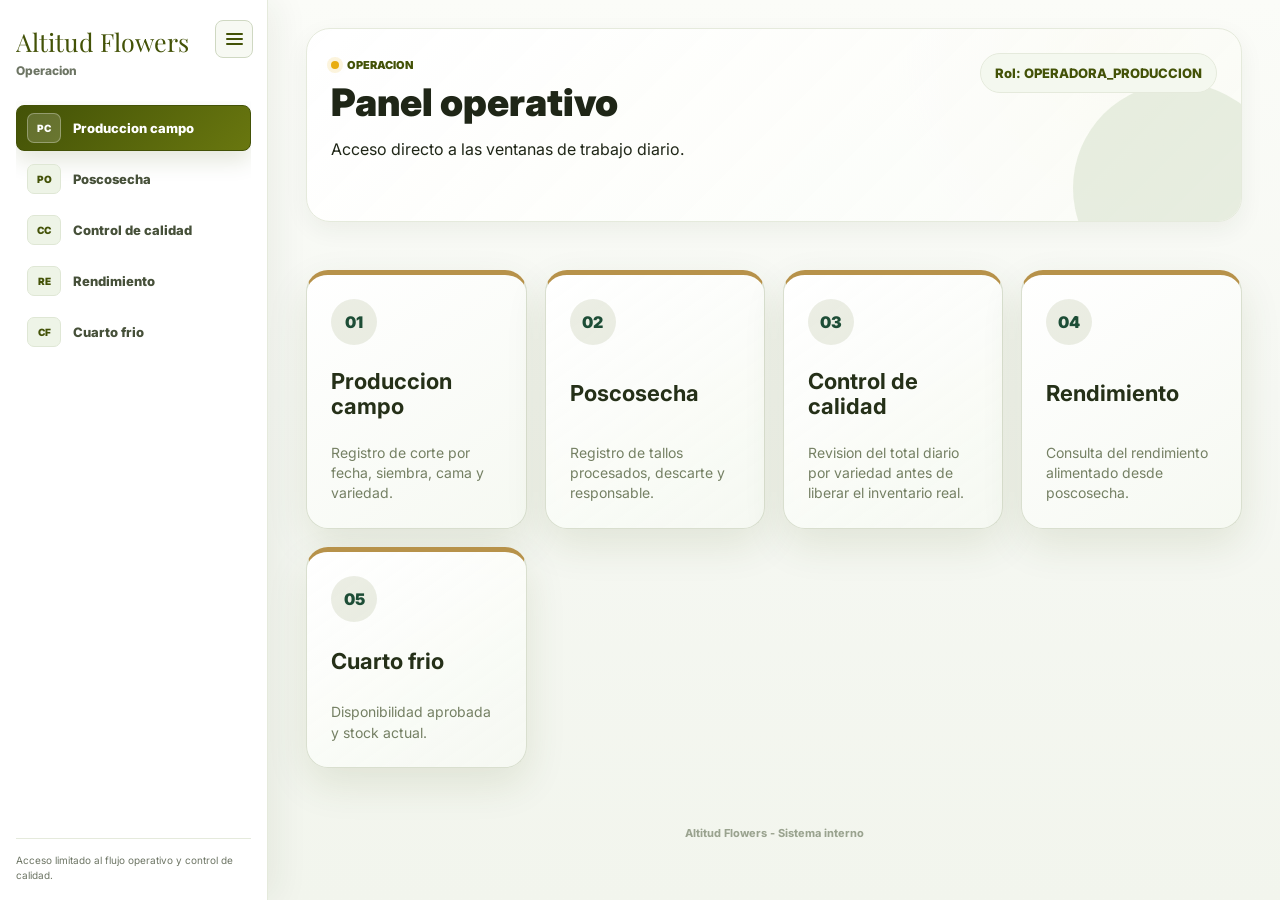
<file: operacion.html>
<!DOCTYPE html>
<html lang="es">
<head>
  <meta charset="UTF-8" />
  <meta name="viewport" content="width=device-width, initial-scale=1.0" />
  <title>Altitud Flowers | Operacion</title>
  <link rel="icon" type="image/svg+xml" href="favicon.svg?v=20261001">
  <link rel="preconnect" href="https://fonts.googleapis.com" />
  <link rel="preconnect" href="https://fonts.gstatic.com" crossorigin />
  <link href="https://fonts.googleapis.com/css2?family=Inter:wght@400;500;600;700;800&family=Playfair+Display:wght@700&display=swap" rel="stylesheet" />
  <link rel="stylesheet" href="css/estilos.css?v=20261014-detalle" />
  <script>
    localStorage.setItem('altitudUsuarioActual', JSON.stringify({
      nombre: 'Operacion Altitud',
      correo: '',
      rol: 'OPERADORA_PRODUCCION',
      estado: 'ACTIVO'
    }));
  </script>
  <script src="js/config.js?v=20261015-proceso"></script>
  <script src="js/permisos.js?v=20260820-calidad-diaria"></script>
  <script src="js/nav.js?v=20260820-sidebar"></script>
</head>
<body data-module="produccion">
  <div class="shell">
    <aside class="sidebar">
      <div class="brand">Altitud Flowers</div>
      <div class="brand-sub">Operacion</div>
      <nav class="nav" data-nav></nav>
      <div class="source">Acceso limitado al flujo operativo y control de calidad.</div>
    </aside>

    <main class="main operation-home">
      <section class="module-hero">
        <div>
          <div class="module-eyebrow">Operacion</div>
          <h1>Panel operativo</h1>
          <p>Acceso directo a las ventanas de trabajo diario.</p>
        </div>
        <div class="status">Rol: OPERADORA_PRODUCCION</div>
      </section>

      <section class="operation-grid">
        <a class="operation-card" href="produccion.html?rol=OPERADORA_PRODUCCION">
          <span>01</span>
          <strong>Produccion campo</strong>
          <small>Registro de corte por fecha, siembra, cama y variedad.</small>
        </a>
        <a class="operation-card" href="poscosecha.html?rol=OPERADORA_PRODUCCION">
          <span>02</span>
          <strong>Poscosecha</strong>
          <small>Registro de tallos procesados, descarte y responsable.</small>
        </a>
        <a class="operation-card" href="control-calidad.html?rol=OPERADORA_PRODUCCION">
          <span>03</span>
          <strong>Control de calidad</strong>
          <small>Revision del total diario por variedad antes de liberar el inventario real.</small>
        </a>
        <a class="operation-card" href="rendimiento-procesadoras.html?rol=OPERADORA_PRODUCCION">
          <span>04</span>
          <strong>Rendimiento</strong>
          <small>Consulta del rendimiento alimentado desde poscosecha.</small>
        </a>
        <a class="operation-card" href="cuarto-frio.html?rol=OPERADORA_PRODUCCION">
          <span>05</span>
          <strong>Cuarto frio</strong>
          <small>Disponibilidad aprobada y stock actual.</small>
        </a>
      </section>
    </main>
  </div>
</body>
</html>
</file>
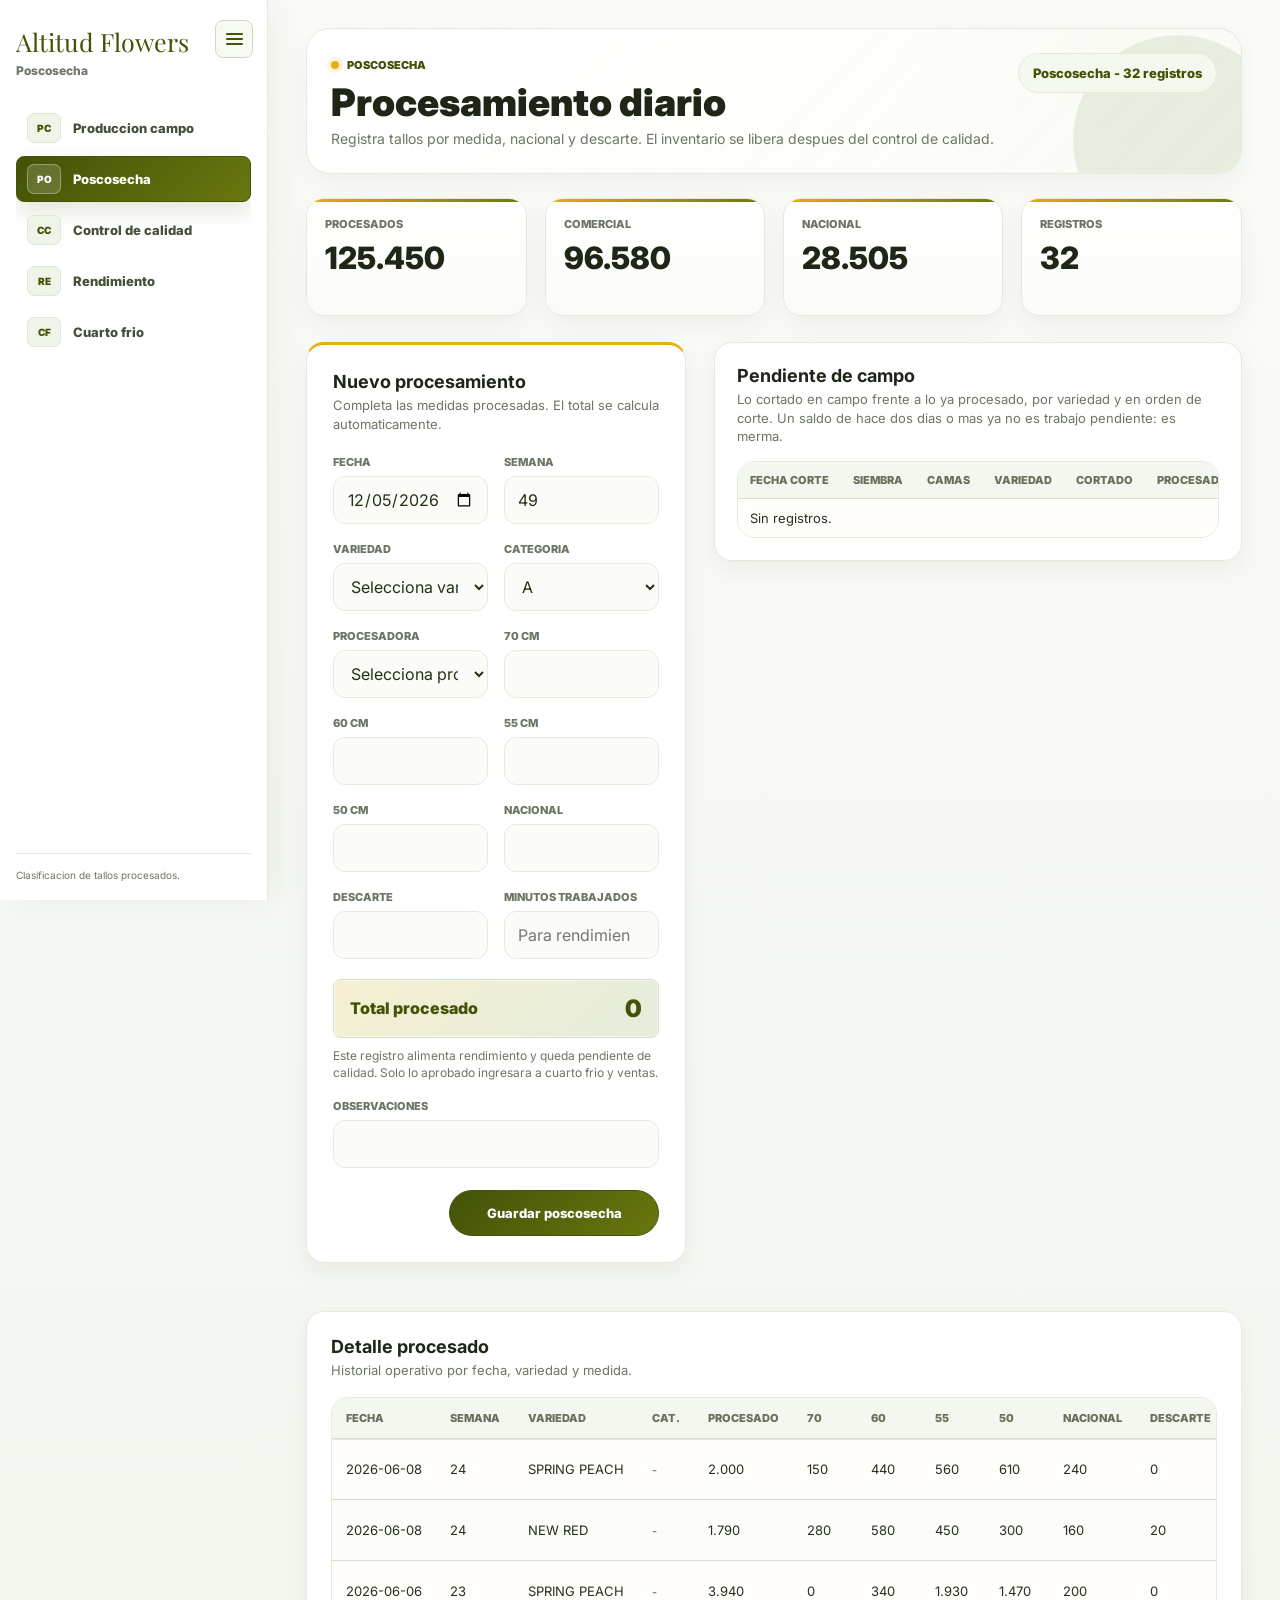
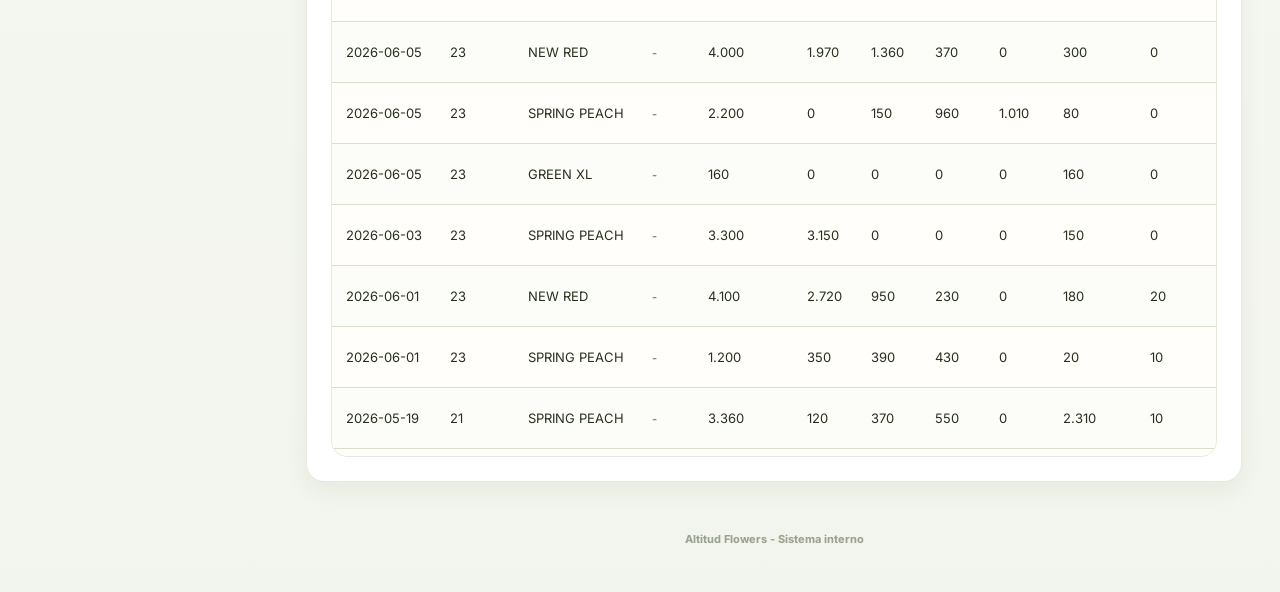
<file: poscosecha.html>
<!DOCTYPE html>
<html lang="es">
<head>
  <meta charset="UTF-8">
  <meta name="viewport" content="width=device-width, initial-scale=1.0">
  <title>Altitud Flowers | Poscosecha</title>
  <link rel="icon" type="image/svg+xml" href="favicon.svg?v=20261001">
  <link rel="preconnect" href="https://fonts.googleapis.com">
  <link rel="preconnect" href="https://fonts.gstatic.com" crossorigin>
  <link href="https://fonts.googleapis.com/css2?family=Inter:wght@400;500;600;700;800&family=Playfair+Display:wght@700&display=swap" rel="stylesheet">
  <link rel="stylesheet" href="css/estilos.css?v=20261014-detalle">
  <script src="data/local-data.js?v=20260616-postcosecha"></script>
  <script src="js/config.js?v=20261015-proceso"></script>
  <script src="js/permisos.js?v=20260820-calidad"></script>
  <script src="js/nav.js?v=20260820-sidebar"></script>
  <script src="js/poscosecha.js?v=20261014-saldocampo" defer></script>
</head>
<body data-module="poscosecha" class="module-page module-postharvest">
  <div class="shell">
    <aside class="sidebar">
      <div class="brand">Altitud Flowers</div>
      <div class="brand-sub">Poscosecha</div>
      <nav class="nav">
        <a href="index.html">Panel gerencial</a>
        <a href="produccion.html">Produccion campo</a>
        <a class="active" href="poscosecha.html">Poscosecha</a><a href="rendimiento-procesadoras.html">Rendimiento</a>
        <a href="cuarto-frio.html">Cuarto frio</a>
        <a href="vendedores.html">Vendedores</a>
        <a href="estado-cuenta.html">Estado de Cuenta</a>
        <a href="comparativo-proyeccion.html">Comparativo Proyeccion</a>
        <a href="clientes.html">Clientes</a>
        <a href="reportes.html">Reportes</a>
        <a href="configuracion.html">Configuracion</a>
      </nav>
      <div class="source">Clasificacion de tallos procesados.</div>
    </aside>

    <main class="main">
      <section class="module-hero">
        <div>
          <div class="module-eyebrow">Poscosecha</div>
          <h1>Procesamiento diario</h1>
          <div class="subtitle">Registra tallos por medida, nacional y descarte. El inventario se libera despues del control de calidad.</div>
        </div>
        <div class="status" id="status">Cargando...</div>
      </section>

      <section class="kpis">
        <div class="card kpi"><div class="label">Procesados</div><div class="value" id="kProcesados">-</div></div>
        <div class="card kpi"><div class="label">Comercial</div><div class="value" id="kUtil">-</div></div>
        <div class="card kpi"><div class="label">Nacional</div><div class="value" id="kBasura">-</div></div>
        <div class="card kpi"><div class="label">Registros</div><div class="value" id="kRegistros">-</div></div>
      </section>

      <div class="module-layout postharvest-layout">
        <form class="card panel form-grid panel-accent postharvest-form" id="posForm">
          <div class="section-heading full"><div><h3>Nuevo procesamiento</h3><p>Completa las medidas procesadas. El total se calcula automaticamente.</p></div></div>
          <div class="field"><label for="fecha">Fecha</label><input id="fecha" type="date" required></div>
          <div class="field"><label for="semana">Semana</label><input id="semana" type="number" min="1" max="53" readonly></div>
          <div class="field"><label for="variedad">Variedad</label><select id="variedad" required></select></div>
          <div class="field"><label for="categoria">Categoria</label><select id="categoria" required><option value="A">A</option><option value="B">B</option></select></div><div class="field"><label for="responsable">Procesadora</label><select id="responsable" required></select></div>
          <div class="field"><label for="t70">70 cm</label><input id="t70" type="number" min="0"></div>
          <div class="field"><label for="t60">60 cm</label><input id="t60" type="number" min="0"></div>
          <div class="field"><label for="t55">55 cm</label><input id="t55" type="number" min="0"></div>
          <div class="field"><label for="t50">50 cm</label><input id="t50" type="number" min="0"></div>
          <div class="field"><label for="nacional">Nacional</label><input id="nacional" type="number" min="0"></div>
          <div class="field"><label for="basura">Descarte</label><input id="basura" type="number" min="0"></div>
          <div class="field"><label for="minutos">Minutos trabajados</label><input id="minutos" type="number" min="0" placeholder="Para rendimiento"></div>
          <div class="total-box"><span>Total procesado</span><span id="totalProcesado">0</span></div>
          <div class="input-row-note">Este registro alimenta rendimiento y queda pendiente de calidad. Solo lo aprobado ingresara a cuarto frio y ventas.</div>
          <div class="field wide"><label for="observaciones">Observaciones</label><input id="observaciones"></div>
          <div class="full actions" style="justify-content:flex-end"><button class="btn primary" type="submit">Guardar poscosecha</button></div>
        </form>

        <section class="card panel">
          <div class="section-heading"><div><h3>Pendiente de campo</h3><p>Lo cortado en campo frente a lo ya procesado, por variedad y en orden de corte. Un saldo de hace dos dias o mas ya no es trabajo pendiente: es merma.</p></div></div>
          <div class="cartera-aviso" id="saldoCampoAviso" hidden></div>
          <div class="table-wrap">
            <table>
              <thead><tr><th>Fecha corte</th><th>Siembra</th><th>Camas</th><th>Variedad</th><th>Cortado</th><th>Procesado</th><th>Pendiente</th><th>Antiguedad</th></tr></thead>
              <tbody id="saldoCampoBody"></tbody>
            </table>
          </div>
        </section>

        <section class="card panel postharvest-table-card">
          <div class="section-heading"><div><h3>Detalle procesado</h3><p>Historial operativo por fecha, variedad y medida.</p></div></div>
          <div class="table-wrap">
            <table>
              <thead><tr><th>Fecha</th><th>Semana</th><th>Variedad</th><th>Cat.</th><th>Procesado</th><th>70</th><th>60</th><th>55</th><th>50</th><th>Nacional</th><th>Descarte</th><th>Calidad</th><th>Accion</th></tr></thead>
              <tbody id="poscosechaBody"></tbody>
            </table>
          </div>
        </section>
      </div>
    </main>
  </div>
</body>
</html>
</file>
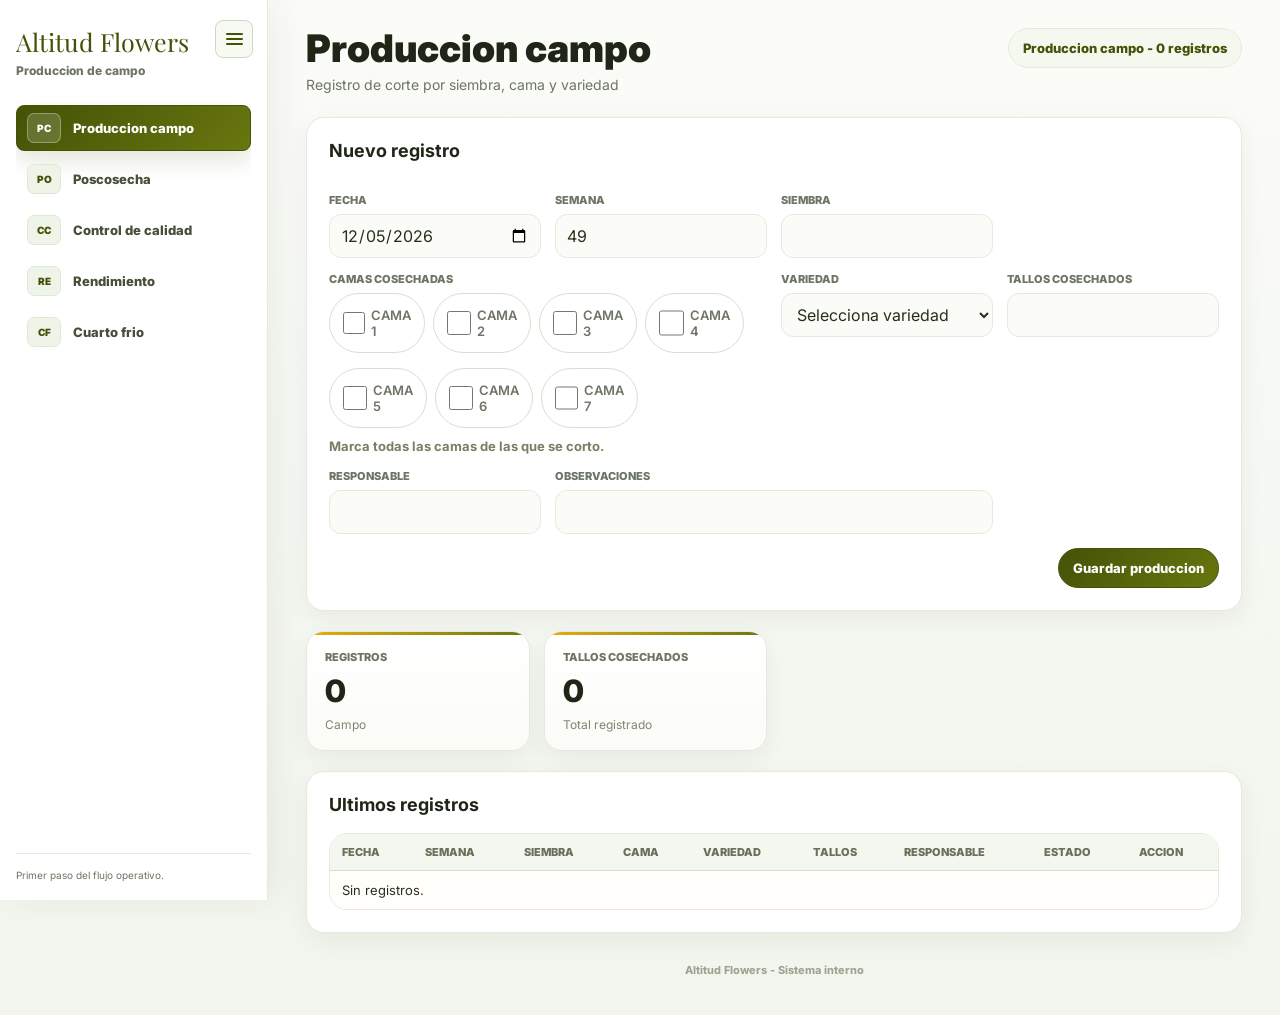
<file: produccion.html>
<!DOCTYPE html>
<html lang="es"><head><meta charset="UTF-8"><meta name="viewport" content="width=device-width, initial-scale=1.0"><title>Altitud Flowers | Produccion Campo</title>
  <link rel="icon" type="image/svg+xml" href="favicon.svg?v=20261001"><link rel="preconnect" href="https://fonts.googleapis.com"><link rel="preconnect" href="https://fonts.gstatic.com" crossorigin><link href="https://fonts.googleapis.com/css2?family=Inter:wght@400;500;600;700;800&family=Playfair+Display:wght@700&display=swap" rel="stylesheet"><link rel="stylesheet" href="css/estilos.css?v=20261014-detalle"><script src="js/config.js?v=20261015-proceso"></script>
  <script src="js/permisos.js?v=20260820-calidad-integracion"></script>
  <script src="js/nav.js?v=20260820-sidebar"></script><script src="js/produccion.js?v=20261014-camas" defer></script></head>
<body data-module="produccion"><div class="shell"><aside class="sidebar"><div class="brand">Altitud Flowers</div><div class="brand-sub">Produccion de campo</div><nav class="nav"><a href="index.html">Panel gerencial</a><a class="active" href="produccion.html">Produccion campo</a><a href="poscosecha.html">Poscosecha</a><a href="control-calidad.html">Control de calidad</a><a href="rendimiento-procesadoras.html">Rendimiento</a><a href="cuarto-frio.html">Cuarto frio</a><a href="vendedores.html">Vendedores</a><a href="estado-cuenta.html">Estado de Cuenta</a><a href="comparativo-proyeccion.html">Comparativo Proyeccion</a><a href="clientes.html">Clientes</a><a href="reportes.html">Reportes</a><a href="configuracion.html">Configuracion</a></nav><div class="source">Primer paso del flujo operativo.</div></aside>
<main class="main"><div class="topbar"><div><h1>Produccion campo</h1><div class="subtitle">Registro de corte por siembra, cama y variedad</div></div><div class="status" id="status">Cargando...</div></div>
<form class="card panel form-grid" id="prodForm"><h3>Nuevo registro</h3><div class="field"><label for="fecha">Fecha</label><input id="fecha" type="date" required></div><div class="field"><label for="semana">Semana</label><input id="semana" type="number" min="1" max="53" readonly></div><div class="field"><label for="siembra">Siembra</label><input id="siembra"></div><div class="field wide"><label for="camasGrupo">Camas cosechadas</label><div class="camas-grupo" id="camasGrupo"></div><small class="message" id="camasResumen">Marca todas las camas de las que se cortó.</small></div><div class="field"><label for="variedad">Variedad</label><select id="variedad" required></select></div><div class="field"><label for="tallos">Tallos cosechados</label><input id="tallos" type="number" min="1" required></div><div class="field"><label for="responsable">Responsable</label><input id="responsable"></div><div class="field wide"><label for="observaciones">Observaciones</label><input id="observaciones"></div><div class="full actions" style="justify-content:flex-end"><button class="btn primary" type="submit">Guardar produccion</button></div></form>
<section class="kpis"><div class="card kpi"><div class="label">Registros</div><div class="value" id="kRegistros">-</div><div class="note">Campo</div></div><div class="card kpi"><div class="label">Tallos cosechados</div><div class="value" id="kTallos">-</div><div class="note">Total registrado</div></div></section>
<section class="card panel"><h3>Ultimos registros</h3><div class="table-wrap"><table><thead><tr><th>Fecha</th><th>Semana</th><th>Siembra</th><th>Cama</th><th>Variedad</th><th>Tallos</th><th>Responsable</th><th>Estado</th><th>Accion</th></tr></thead><tbody id="produccionBody"></tbody></table></div></section></main></div></body></html>
</file>
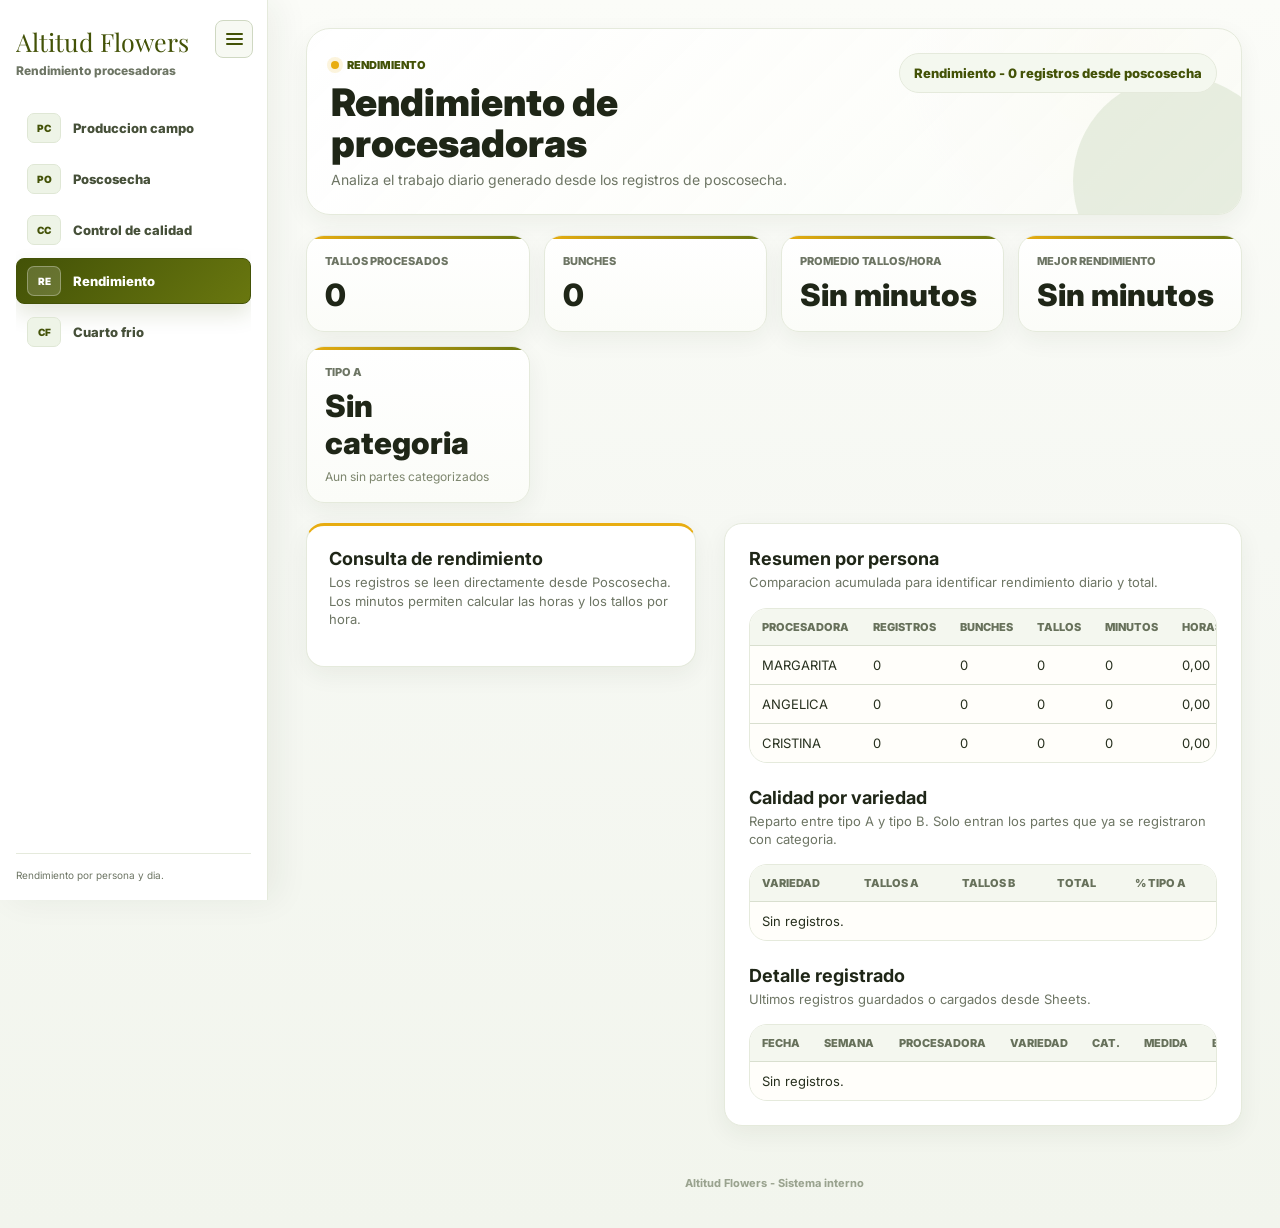
<file: rendimiento-procesadoras.html>
<!DOCTYPE html>
<html lang="es">
<head>
  <meta charset="UTF-8">
  <meta name="viewport" content="width=device-width, initial-scale=1.0">
  <title>Altitud Flowers | Rendimiento Procesadoras</title>
  <link rel="icon" type="image/svg+xml" href="favicon.svg?v=20261001">
  <link rel="preconnect" href="https://fonts.googleapis.com">
  <link rel="preconnect" href="https://fonts.gstatic.com" crossorigin>
  <link href="https://fonts.googleapis.com/css2?family=Inter:wght@400;500;600;700;800&family=Playfair+Display:wght@700&display=swap" rel="stylesheet">
  <link rel="stylesheet" href="css/estilos.css?v=20261014-detalle">
  <script src="js/config.js?v=20261015-proceso"></script>
  <script src="js/permisos.js?v=20260820-calidad-integracion"></script>
  <script src="js/nav.js?v=20260820-sidebar"></script>
  <script src="js/rendimiento-procesadoras.js?v=20261014-categoria" defer></script>
</head>
<body data-module="rendimiento" class="module-page module-performance">
  <div class="shell">
    <aside class="sidebar">
      <div class="brand">Altitud Flowers</div>
      <div class="brand-sub">Rendimiento procesadoras</div>
      <nav class="nav">
        <a href="index.html">Panel gerencial</a>
        <a href="produccion.html">Produccion campo</a>
        <a href="poscosecha.html">Poscosecha</a>
        <a href="control-calidad.html">Control de calidad</a>
        <a class="active" href="rendimiento-procesadoras.html">Rendimiento</a>
        <a href="cuarto-frio.html">Cuarto frio</a>
        <a href="vendedores.html">Vendedores</a>
        <a href="estado-cuenta.html">Estado de Cuenta</a>
        <a href="comparativo-proyeccion.html">Comparativo Proyeccion</a>
        <a href="clientes.html">Clientes</a>
        <a href="reportes.html">Reportes</a>
        <a href="configuracion.html">Configuracion</a>
      </nav>
      <div class="source">Rendimiento por persona y dia.</div>
    </aside>

    <main class="main">
      <section class="module-hero">
        <div>
          <div class="module-eyebrow">Rendimiento</div>
          <h1>Rendimiento de procesadoras</h1>
          <div class="subtitle">Analiza el trabajo diario generado desde los registros de poscosecha.</div>
        </div>
        <div class="status" id="status">Cargando...</div>
      </section>

      <section class="kpis">
        <div class="card kpi"><div class="label">Tallos procesados</div><div class="value" id="kTallos">-</div></div>
        <div class="card kpi"><div class="label">Bunches</div><div class="value" id="kBunches">-</div></div>
        <div class="card kpi"><div class="label">Promedio tallos/hora</div><div class="value" id="kPromedio">-</div></div>
        <div class="card kpi"><div class="label">Mejor rendimiento</div><div class="value" id="kMejor">-</div></div>
        <div class="card kpi"><div class="label">Tipo A</div><div class="value" id="kTipoA">-</div><div class="note" id="kTipoANota">Sobre los partes categorizados</div></div>
      </section>

      <div class="module-layout performance-layout">
        <section class="card panel panel-accent performance-info-card">
          <div class="section-heading">
            <div>
              <h3>Consulta de rendimiento</h3>
              <p>Los registros se leen directamente desde Poscosecha. Los minutos permiten calcular las horas y los tallos por hora.</p>
            </div>
          </div>
        </section>

        <section class="card panel performance-table-card">
          <div class="section-heading">
            <div>
              <h3>Resumen por persona</h3>
              <p>Comparacion acumulada para identificar rendimiento diario y total.</p>
            </div>
          </div>
          <div class="table-wrap">
            <table>
              <thead><tr><th>Procesadora</th><th>Registros</th><th>Bunches</th><th>Tallos</th><th>Minutos</th><th>Horas</th><th>Tallos/hora</th><th>% Tipo A</th></tr></thead>
              <tbody id="resumenBody"></tbody>
            </table>
          </div>

          <div class="section-heading performance-detail-heading">
            <div>
              <h3>Calidad por variedad</h3>
              <p>Reparto entre tipo A y tipo B. Solo entran los partes que ya se registraron con categoria.</p>
            </div>
          </div>
          <div class="table-wrap">
            <table>
              <thead><tr><th>Variedad</th><th>Tallos A</th><th>Tallos B</th><th>Total</th><th>% Tipo A</th></tr></thead>
              <tbody id="variedadCategoriaBody"></tbody>
            </table>
          </div>

          <div class="section-heading performance-detail-heading">
            <div>
              <h3>Detalle registrado</h3>
              <p>Ultimos registros guardados o cargados desde Sheets.</p>
            </div>
          </div>
          <div class="table-wrap performance-detail-wrap">
            <table>
              <thead><tr><th>Fecha</th><th>Semana</th><th>Procesadora</th><th>Variedad</th><th>Cat.</th><th>Medida</th><th>Bunches</th><th>Tallos</th><th>Minutos</th><th>Horas</th><th>Tallos/hora</th><th>Estado</th><th>Accion</th></tr></thead>
              <tbody id="rendimientoBody"></tbody>
            </table>
          </div>
        </section>
      </div>
    </main>
  </div>

  <dialog id="editRendimientoDialog" class="edit-dialog">
    <form id="editRendimientoForm" method="dialog">
      <div class="edit-dialog-head">
        <div>
          <div class="module-eyebrow">Correccion</div>
          <h2>Editar registro de poscosecha</h2>
        </div>
        <button id="closeEditRendimiento" class="icon-button" type="button" aria-label="Cerrar">&times;</button>
      </div>
      <input id="editIdPoscosecha" type="hidden">
      <div class="form-grid edit-performance-grid">
        <div class="field"><label for="editFecha">Fecha</label><input id="editFecha" type="date" required></div>
        <div class="field"><label for="editSemana">Semana</label><input id="editSemana" type="number" readonly></div>
        <div class="field"><label for="editProcesadora">Procesadora</label><select id="editProcesadora" required><option>MARGARITA</option><option>ANGELICA</option><option>CRISTINA</option></select></div>
        <div class="field"><label for="editVariedad">Variedad</label><select id="editVariedad" required><option>NEW RED</option><option>SPRING PEACH</option><option>GREEN XL</option></select></div>
        <div class="field"><label for="editT70">70 cm</label><input id="editT70" type="number" min="0"></div>
        <div class="field"><label for="editT60">60 cm</label><input id="editT60" type="number" min="0"></div>
        <div class="field"><label for="editT55">55 cm</label><input id="editT55" type="number" min="0"></div>
        <div class="field"><label for="editT50">50 cm</label><input id="editT50" type="number" min="0"></div>
        <div class="field"><label for="editNacional">Nacional</label><input id="editNacional" type="number" min="0"></div>
        <div class="field"><label for="editBasura">Descarte</label><input id="editBasura" type="number" min="0"></div>
        <div class="field"><label for="editMinutos">Minutos trabajados</label><input id="editMinutos" type="number" min="0" required></div>
        <div class="total-box"><span>Total procesado</span><strong id="editTotalProcesado">0</strong></div>
        <div class="field full"><label for="editObservaciones">Observaciones</label><textarea id="editObservaciones"></textarea></div>
      </div>
      <div class="edit-dialog-actions">
        <button id="cancelEditRendimiento" class="btn secondary" type="button">Cancelar</button>
        <button class="btn" type="submit">Guardar cambios</button>
      </div>
    </form>
  </dialog>
</body>
</html>
</file>
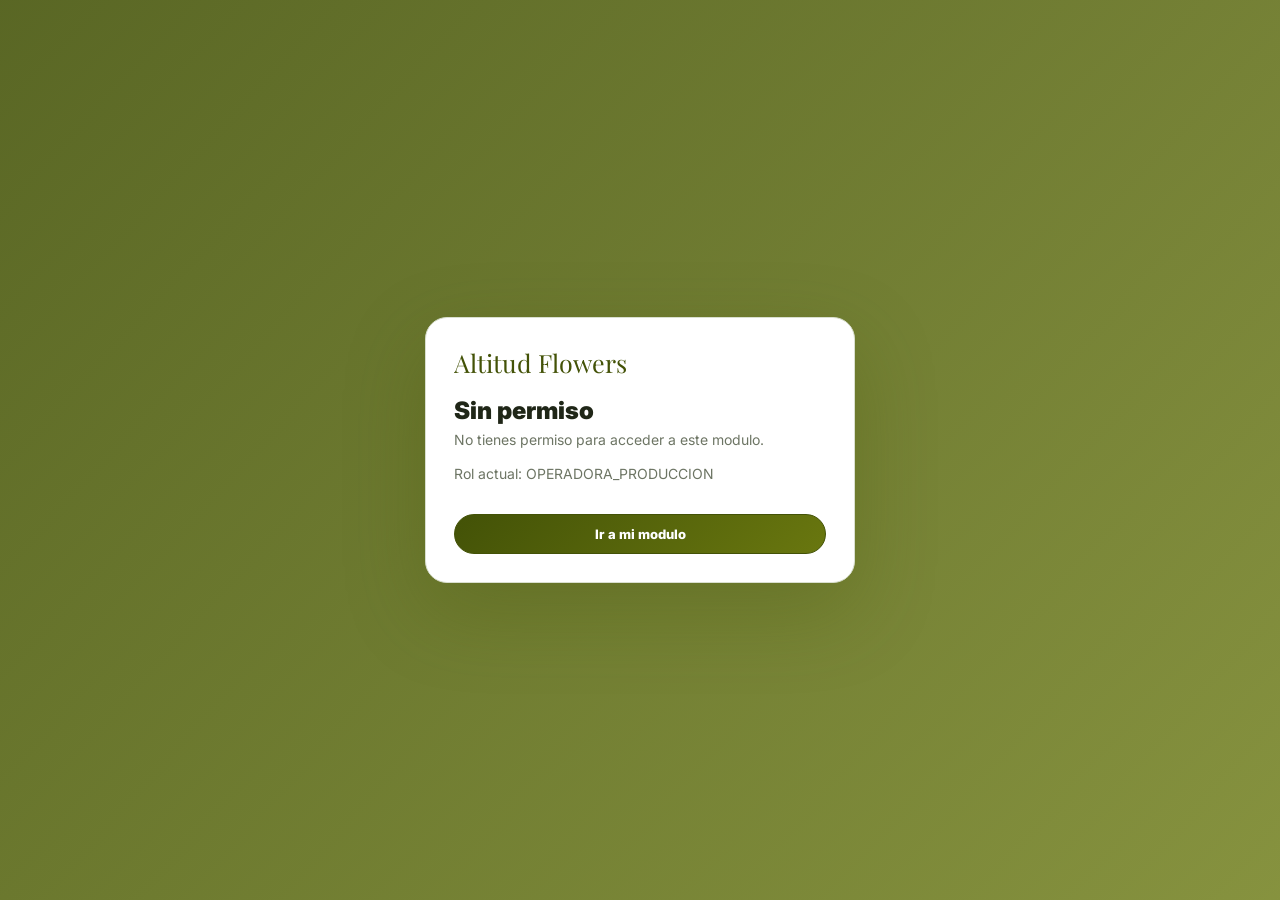
<file: reportes.html>
<!DOCTYPE html>
<html lang="es"><head><meta charset="UTF-8"><meta name="viewport" content="width=device-width, initial-scale=1.0"><title>Altitud Flowers | Reportes</title>
  <link rel="icon" type="image/svg+xml" href="favicon.svg?v=20261001"><link rel="preconnect" href="https://fonts.googleapis.com"><link rel="preconnect" href="https://fonts.gstatic.com" crossorigin><link href="https://fonts.googleapis.com/css2?family=Inter:wght@400;500;600;700;800&family=Playfair+Display:wght@700&display=swap" rel="stylesheet"><link rel="stylesheet" href="css/estilos.css?v=20261014-detalle"><script src="data/local-data.js?v=20260616-postcosecha"></script><script src="js/config.js?v=20261015-proceso"></script>
  <script src="js/permisos.js?v=20260820-calidad-integracion"></script>
  <script src="js/nav.js?v=20260820-sidebar"></script><script src="js/reportes.js?v=20261015-apertura" defer></script></head>
<body data-module="reportes"><div class="shell"><aside class="sidebar"><div class="brand">Altitud Flowers</div><div class="brand-sub">Reportes</div><nav class="nav"><a href="index.html">Panel gerencial</a><a href="produccion.html">Produccion campo</a><a href="poscosecha.html">Poscosecha</a><a href="rendimiento-procesadoras.html">Rendimiento</a><a href="cuarto-frio.html">Cuarto frio</a><a href="vendedores.html">Vendedores</a><a href="estado-cuenta.html">Estado de Cuenta</a><a href="comparativo-proyeccion.html">Comparativo Proyeccion</a><a href="clientes.html">Clientes</a><a class="active" href="reportes.html">Reportes</a><a href="configuracion.html">Configuracion</a></nav><div class="source">Indicadores de ventas, produccion, stock e ingresos.</div></aside><main class="main"><div class="topbar"><div><h1>Reportes</h1><div class="subtitle">Indicadores consolidados del flujo operativo</div></div><div class="status" id="status">Cargando...</div></div><section class="kpis"><div class="card kpi"><div class="label">Procesado</div><div class="value" id="kProcesado">-</div></div><div class="card kpi"><div class="label">Vendido</div><div class="value" id="kVendido">-</div></div><div class="card kpi"><div class="label">Stock</div><div class="value" id="kStock">-</div></div><div class="card kpi"><div class="label">Ingresos</div><div class="value" id="kIngresos">-</div></div></section><section class="card panel"><h3>Indicadores</h3><div class="table-wrap"><table><thead><tr><th>Indicador</th><th>Valor</th><th>Nota</th></tr></thead><tbody id="reportBody"></tbody></table></div></section></main></div></body></html>
</file>
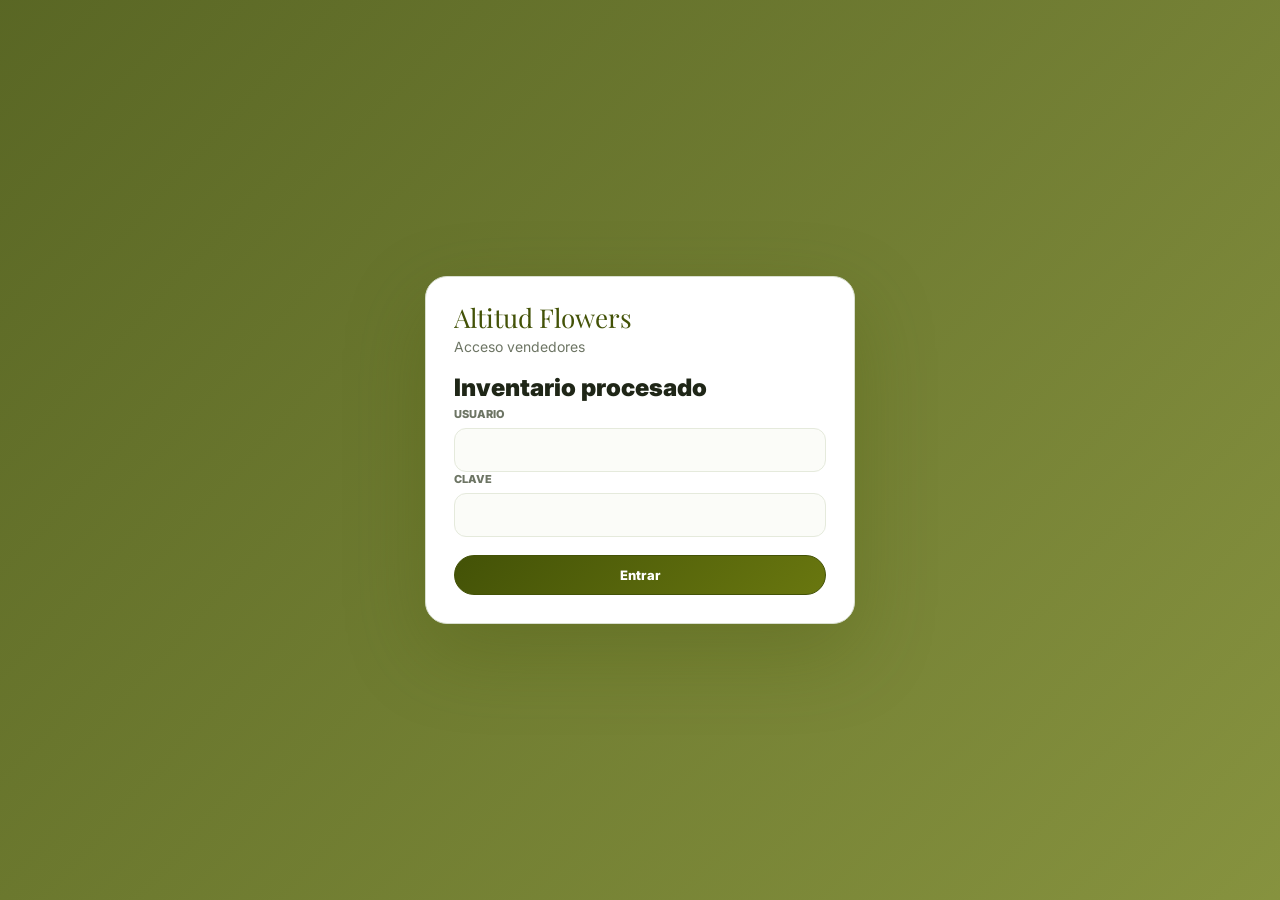
<file: vendedores.html>
<!DOCTYPE html>
<html lang="es">
<head>
  <meta charset="UTF-8" />
  <meta name="viewport" content="width=device-width, initial-scale=1.0" />
  <title>Altitud Flowers | Vendedores</title>
  <link rel="icon" type="image/svg+xml" href="favicon.svg?v=20261001">
  <link rel="preconnect" href="https://fonts.googleapis.com">
  <link rel="preconnect" href="https://fonts.gstatic.com" crossorigin>
  <link href="https://fonts.googleapis.com/css2?family=Inter:wght@400;500;600;700;800&family=Playfair+Display:wght@700&display=swap" rel="stylesheet">
  <link rel="stylesheet" href="css/estilos.css?v=20261014-detalle" />
  <script src="data/local-data.js?v=20260616-postcosecha"></script>
  <script src="js/config.js?v=20261015-proceso"></script>
  <script src="js/vendedores.js?v=20261015-apertura" defer></script>
</head>
<body data-module="vendedores">
  <section class="login-view" id="loginView">
    <form class="login-card" id="loginForm">
      <div class="brand">Altitud Flowers</div>
      <div class="subtitle">Acceso vendedores</div>
      <h1>Inventario procesado</h1>
      <div class="field"><label for="user">Usuario</label><input id="user" autocomplete="username" required></div>
      <div class="field"><label for="pin">Clave</label><input id="pin" type="password" autocomplete="current-password" required></div>
      <button class="btn primary" type="submit" style="width:100%;margin-top:18px">Entrar</button>
      <div class="notice" id="loginError" style="margin-top:13px;color:#8d2929;background:#f9d9d9;border-color:#f2bcbc">Usuario o clave incorrectos.</div>
    </form>
  </section>
  <section class="app" id="appView">
    <div class="shell">
      <aside class="sidebar">
        <div class="brand">Altitud Flowers</div>
        <div class="brand-sub">Ventana comercial</div>
        <nav class="nav">
          <a href="#venta" class="active">Registrar venta</a>
          <a href="#stock">Cuarto frio</a>
          <a href="#detalle">Detalle</a>
        </nav>
        <div class="source">Solo inventario aprobado y disponible para venta.</div>
      </aside>
      <main class="main">
        <div class="topbar">
          <div>
            <h1>Vendedores</h1>
            <div class="subtitle">Stock disponible = tallos aprobados por calidad - tallos vendidos</div>
          </div>
          <div class="actions">
            <button class="btn" id="refreshBtn" type="button">Actualizar</button>
            <button class="btn" id="logoutBtn" type="button">Salir</button>
            <div class="status" id="status">Cargando...</div>
          </div>
        </div>
        <form class="card panel form-grid" id="saleForm">
          <h3 id="venta">Registrar venta</h3>
          <div class="field"><label for="saleVendedor">Vendedor</label><input id="saleVendedor" required></div>
          <div class="field"><label for="saleCliente">Cliente</label><input id="saleCliente" required></div>
          <div class="field"><label for="saleVariedad">Variedad</label><select id="saleVariedad" required></select></div>
          <div class="field"><label for="saleMedida">Medida</label><select id="saleMedida" required></select></div>
          <div class="field"><label for="saleTipo">Tipo</label><select id="saleTipo"><option value="COMERCIAL">Comercial</option><option value="NACIONAL">Nacional</option></select></div>
          <div class="field"><label for="saleBunches">Bunches</label><input id="saleBunches" type="number" min="0" step="1"></div>
          <div class="field"><label for="saleTallos">Tallos</label><input id="saleTallos" type="number" min="1" step="1" required></div>
          <div class="field"><label for="salePrecio">Precio unitario</label><input id="salePrecio" type="number" min="0" step="any"></div>
          <div class="field empaque-campo"><label for="saleTipoCaja">Tipo de caja</label><select id="saleTipoCaja"><option value="HB">HB</option></select></div>
          <div class="field empaque-campo"><label for="saleCapacity">Bunches por caja</label><input id="saleCapacity" type="number" min="1" step="1" readonly></div>
          <div class="field empaque-campo"><label for="saleCajas">Cajas enviadas</label><input id="saleCajas" type="number" min="1" step="1" required></div>
          <div class="total-box empaque-campo"><span>Empaque</span><span id="salePacking">-</span></div>
          <div class="total-box" id="saleAtadoBox" hidden><span>Precio por atado</span><span id="saleAtado">-</span></div>
          <div class="field wide"><label for="saleObs">Observaciones</label><input id="saleObs"></div>
          <div class="total-box"><span>Disponible</span><span id="saleDisponible">-</span></div>
          <div class="total-box"><span>Total venta</span><span id="saleTotal">$0,00</span></div>
          <div class="full actions" style="justify-content:space-between">
            <span class="message" id="saleMessage">Listo para registrar una venta.</span>
            <button class="btn primary" type="submit">Guardar venta</button>
          </div>
        </form>
        <section class="kpis">
          <div class="card kpi"><div class="label">Stock</div><div class="value" id="kStock">-</div><div class="note">Cuarto frio</div></div>
          <div class="card kpi"><div class="label">Vendido</div><div class="value" id="kVendido">-</div><div class="note">Tallos vendidos</div></div>
          <div class="card kpi"><div class="label">Ingresos</div><div class="value" id="kIngresos">-</div><div class="note">Ventas registradas</div></div>
          <div class="card kpi"><div class="label">Variedades</div><div class="value" id="kVariedades">-</div><div class="note">Con stock</div></div>
        </section>
        <section class="card panel" id="stock">
          <h3>Stock en cuarto frio</h3>
          <div class="table-wrap">
            <table>
              <thead><tr><th>Variedad</th><th>Medida</th><th>Aprobado calidad</th><th>Vendido</th><th>Stock disponible</th><th>Estado</th></tr></thead>
              <tbody id="availabilityBody"></tbody>
            </table>
          </div>
        </section>
        <section class="card panel" id="detalle">
          <h3>Ventas registradas</h3>
          <div class="table-wrap">
            <table>
              <thead><tr><th>Fecha</th><th>Vendedor</th><th>Cliente</th><th>Variedad</th><th>Medida</th><th>Tallos</th><th>Cajas</th><th>Total</th><th>Facturacion</th><th>Accion</th></tr></thead>
              <tbody id="salesBody"></tbody>
            </table>
          </div>
        </section>

      </main>
    </div>
  </section>
</body>
</html>
</file>
<file: css/estilos.css>
:root{--green-950:#102c21;--green-900:#163b2a;--green-800:#1d4d36;--green-700:#2f6b4d;--green-100:#e9f3ed;--gold:#b7924a;--red:#b33a3a;--orange:#c9831d;--text:#1e2a25;--muted:#718078;--card:#fff;--border:#dfe8e2;--bg:#eef4f0;--shadow:0 8px 26px rgba(30,74,52,.06)}
*{box-sizing:border-box}body{margin:0;font-family:Inter,Arial,sans-serif;background:linear-gradient(180deg,#f8fbf9 0%,var(--bg) 100%);color:var(--text)}a{color:inherit}button,input,select,textarea{font:inherit}
.shell{display:grid;grid-template-columns:260px 1fr;min-height:100vh}.sidebar{background:var(--green-950);color:#fff;padding:28px 20px;position:sticky;top:0;height:100vh}.brand{font-family:"Playfair Display",Georgia,serif;font-size:27px;line-height:1.05;margin-bottom:7px}.brand-sub{font-size:12px;color:#c8d8cf;margin-bottom:26px}.nav a{display:block;color:#dce9e1;text-decoration:none;padding:11px 12px;border-radius:10px;margin-bottom:6px;font-size:14px;font-weight:700}.nav a:hover,.nav a.active{background:rgba(255,255,255,.11);color:#fff}.source{position:absolute;bottom:24px;left:20px;right:20px;font-size:11px;color:#9fb8aa;line-height:1.45}
.main{padding:28px;min-width:0}.topbar{display:flex;align-items:flex-start;justify-content:space-between;gap:18px;margin-bottom:22px}h1{margin:0;font-size:31px;font-weight:800}.subtitle{color:var(--muted);font-size:14px;margin-top:6px}.actions{display:flex;gap:10px;align-items:center;justify-content:flex-end;flex-wrap:wrap}.btn{border:1px solid var(--border);background:#fff;color:var(--green-800);border-radius:999px;padding:10px 14px;font-size:13px;font-weight:800;cursor:pointer;box-shadow:0 6px 18px rgba(30,74,52,.05);text-decoration:none}.btn:hover{border-color:#b9cec0;background:#f7fbf8}.btn.primary{background:var(--green-800);border-color:var(--green-800);color:#fff}.status{background:var(--green-100);color:var(--green-800);padding:10px 14px;border-radius:999px;font-size:13px;font-weight:800}
.card{background:var(--card);border:1px solid var(--border);border-radius:18px;box-shadow:var(--shadow)}.panel{padding:18px;margin-bottom:18px}.panel h3{margin:0 0 16px;font-size:16px}.grid-2{display:grid;grid-template-columns:1fr 1fr;gap:18px;margin-bottom:18px}.grid-3{display:grid;grid-template-columns:repeat(3,1fr);gap:18px;margin-bottom:18px}.kpis{display:grid;grid-template-columns:repeat(4,1fr);gap:14px;margin-bottom:20px}.kpi{padding:18px}.kpi .label{font-size:12px;color:var(--muted);font-weight:800;text-transform:uppercase}.kpi .value{font-size:28px;font-weight:800;margin-top:8px}.kpi .note{font-size:12px;color:var(--muted);margin-top:8px}
.form-grid{display:grid;grid-template-columns:repeat(4,minmax(150px,1fr));gap:12px}.form-grid h3{grid-column:1/-1;margin:0 0 2px;font-size:16px}.field label{display:block;font-size:11px;font-weight:800;color:var(--muted);text-transform:uppercase;margin-bottom:7px}.field input,.field select,.field textarea{width:100%;border:1px solid var(--border);border-radius:12px;padding:10px 11px;outline:0;background:#fbfdfb;color:var(--text)}.field textarea{min-height:42px;resize:vertical}.field input:focus,.field select:focus,.field textarea:focus{border-color:#9fc1ae;box-shadow:0 0 0 4px rgba(47,107,77,.1)}.wide{grid-column:span 2}.full{grid-column:1/-1}.total-box{display:flex;align-items:center;justify-content:space-between;gap:12px;border:1px solid var(--border);border-radius:12px;padding:10px 12px;background:#f3f7f4;font-weight:800;color:var(--green-800)}.message{font-size:13px;color:var(--muted);font-weight:700}
.filters{display:grid;grid-template-columns:repeat(4,minmax(150px,1fr));gap:12px;margin-bottom:20px}.table-wrap{overflow:auto;max-height:430px}table{width:100%;border-collapse:collapse;font-size:13px}th,td{padding:10px 12px;border-bottom:1px solid var(--border);text-align:left;white-space:nowrap}th{position:sticky;top:0;background:#f3f7f4;color:var(--muted);font-size:11px;text-transform:uppercase;z-index:1}.pill{display:inline-flex;align-items:center;border-radius:999px;padding:5px 9px;font-size:11px;font-weight:800;background:#edf5f0;color:var(--green-800)}.pill.warn{background:#fff0cf;color:#8a5d00}.pill.bad{background:#f9d9d9;color:#8d2929}.notice{display:none;background:#fff7df;color:#745200;border:1px solid #efd28d;border-radius:12px;padding:12px 14px;margin-bottom:18px;font-size:13px}
.login-view{min-height:100vh;display:grid;place-items:center;padding:24px;background:linear-gradient(135deg,#102c21 0%,#1d4d36 58%,#f7f4ed 58%,#eef4f0 100%)}.login-card{width:min(430px,100%);background:#fff;border:1px solid var(--border);border-radius:18px;box-shadow:0 24px 70px rgba(16,44,33,.2);padding:28px}.login-card h1{font-size:24px;margin:18px 0 6px}.app{display:none}.flow{display:grid;grid-template-columns:repeat(5,1fr);gap:10px;margin-bottom:18px}.flow a{display:block;text-decoration:none;padding:14px;border:1px solid var(--border);border-radius:14px;background:#fff;font-weight:800;color:var(--green-800)}.flow a span{display:block;color:var(--muted);font-size:11px;margin-top:4px;font-weight:700}
@media(max-width:1100px){.shell{grid-template-columns:1fr}.sidebar{position:relative;height:auto}.source{position:static;margin-top:20px}.kpis,.grid-3,.flow{grid-template-columns:repeat(2,1fr)}.grid-2,.filters,.form-grid{grid-template-columns:repeat(2,1fr)}}@media(max-width:680px){.main{padding:16px}h1{font-size:25px}.topbar{flex-direction:column}.actions{justify-content:flex-start}.kpis,.grid-3,.grid-2,.filters,.form-grid,.flow{grid-template-columns:1fr}.wide{grid-column:span 1}.login-view{background:#eef4f0}}

/* Brand refresh 2026 - Altitud Flowers */
:root{
  --brand-olive:#435207;
  --brand-olive-2:#58660b;
  --brand-gold:#e8ad11;
  --brand-moss:#aca510;
  --brand-sage:#d8e3ce;
  --brand-cream:#f5e7cc;
  --brand-paper:#fbf8ef;
  --brand-white:#fffefa;
  --brand-danger:#b84d43;
  --brand-warning:#c98213;
  --brand-success:#52630a;
  --text:#253018;
  --muted:#758064;
  --card:#fffefa;
  --border:#d9dfcf;
  --border-strong:#b9c5a8;
  --bg:#eef3e8;
  --shadow:0 16px 42px rgba(67,82,7,.11);
  --shadow-soft:0 8px 24px rgba(67,82,7,.07);
  --radius:14px;
  --radius-sm:8px;
  --font-main:Chillax,Ekster,Inter,Arial,sans-serif;
  --font-display:Casta,"Playfair Display",Georgia,serif;
  --space:18px;
}
html{scroll-behavior:smooth}
body{
  font-family:var(--font-main);
  background:
    radial-gradient(circle at 7% 4%,rgba(232,173,17,.18),transparent 28rem),
    radial-gradient(circle at 92% 0,rgba(216,227,206,.9),transparent 32rem),
    linear-gradient(180deg,var(--brand-white) 0%,var(--bg) 100%);
  color:var(--text);
  letter-spacing:0;
}
button{letter-spacing:0}
.shell{grid-template-columns:276px minmax(0,1fr)}
.sidebar{
  background:
    radial-gradient(circle at 34px 28px,rgba(232,173,17,.18),transparent 96px),
    linear-gradient(180deg,var(--brand-olive) 0%,#2f3b05 100%);
  border-right:1px solid rgba(255,255,255,.1);
  overflow:auto;
}
.brand{
  font-family:var(--font-display);
  font-size:29px;
  letter-spacing:0;
  display:flex;
  align-items:center;
  gap:11px;
}
.brand::before{
  content:"AF";
  flex:0 0 42px;
  width:42px;
  height:42px;
  display:grid;
  place-items:center;
  border:1px solid rgba(255,255,255,.36);
  border-radius:50%;
  background:linear-gradient(145deg,rgba(232,173,17,.3),rgba(255,255,255,.06));
  color:#fffefa;
  font-family:var(--font-main);
  font-size:13px;
  font-weight:800;
  box-shadow:inset 0 0 0 4px rgba(255,255,255,.04);
}
.brand-sub{font-weight:750;color:#e5eedc}
.nav{display:grid;gap:5px}
.nav a{
  display:flex;
  align-items:center;
  min-height:40px;
  border:1px solid transparent;
  border-radius:var(--radius-sm);
  color:#eef5e8;
  font-weight:760;
}
.nav a:hover,.nav a.active{
  background:rgba(255,255,255,.12);
  border-color:rgba(255,255,255,.08);
  color:#fffefa;
}
.source{
  position:static;
  margin-top:28px;
  padding-top:18px;
  border-top:1px solid rgba(255,255,255,.14);
  color:#d4dec9;
}
.main{padding:30px}
.main::after{
  content:"Altitud Flowers - Sistema interno";
  display:block;
  margin:26px 0 2px;
  color:#8d967e;
  font-size:11px;
  font-weight:750;
}
.topbar{
  padding:18px;
  border:1px solid rgba(217,223,207,.92);
  border-radius:var(--radius);
  background:rgba(255,254,250,.78);
  box-shadow:var(--shadow-soft);
  backdrop-filter:blur(10px);
}
h1{font-size:31px;font-weight:840;letter-spacing:0;color:var(--brand-olive)}
h3{letter-spacing:0;color:var(--brand-olive)}
.subtitle{line-height:1.45;color:#6f7a5e}
.btn{
  color:var(--brand-olive);
  border-radius:999px;
  font-weight:820;
  box-shadow:var(--shadow-soft);
  transition:transform .16s ease,box-shadow .16s ease,background .16s ease,border-color .16s ease;
}
.btn:hover{border-color:var(--border-strong);background:#fffdf6;transform:translateY(-1px)}
.btn.primary{
  background:linear-gradient(135deg,var(--brand-olive),var(--brand-olive-2));
  border-color:var(--brand-olive);
  color:#fffefa;
}
.btn.primary:hover{box-shadow:0 14px 32px rgba(67,82,7,.19)}
.status{
  background:var(--brand-sage);
  color:var(--brand-olive);
  border:1px solid #cbd9bf;
  font-weight:820;
}
.card{border-radius:var(--radius);box-shadow:var(--shadow)}
.panel{padding:20px}
.panel h3{font-size:17px}
.kpis{grid-template-columns:repeat(4,minmax(0,1fr))}
.kpi{position:relative;overflow:hidden;background:linear-gradient(180deg,#fffefa,#fffaf0)}
.kpi::before{
  content:"";
  position:absolute;
  inset:0 auto 0 0;
  width:4px;
  background:linear-gradient(180deg,var(--brand-gold),var(--brand-olive-2));
}
.kpi .label{font-size:11px;font-weight:840;color:#6f795e}
.kpi .value{font-weight:860;color:var(--brand-olive)}
.kpi .note{color:#7d866e}
.form-grid{gap:13px}
.form-grid h3{
  padding-bottom:10px;
  border-bottom:1px solid var(--border);
}
.field label{font-weight:840;color:#69745a}
.field input,.field select,.field textarea{
  border-radius:var(--radius-sm);
  min-height:42px;
  background:#fffefa;
  transition:border-color .16s ease,box-shadow .16s ease,background .16s ease;
}
.field input[type=file]{padding:9px 11px;background:#fffefa}
.field input:focus,.field select:focus,.field textarea:focus{
  border-color:#aab891;
  box-shadow:0 0 0 4px rgba(172,165,16,.12);
  background:#fff;
}
.total-box{
  border:1px solid #cbd9bf;
  border-radius:var(--radius-sm);
  background:linear-gradient(180deg,#fbfff7,#edf5e7);
  font-weight:840;
  color:var(--brand-olive);
}
.filters{grid-template-columns:repeat(5,minmax(145px,1fr));gap:12px;margin-bottom:18px}
.table-wrap{max-height:460px;border:1px solid var(--border);border-radius:var(--radius-sm);background:#fffefa}
table{border-collapse:separate;border-spacing:0;background:#fffefa}
th,td{padding:11px 12px}
th{background:#eef4e8;color:#68745a;font-weight:850}
tbody tr:hover td{background:#fffaf0}
tbody tr:last-child td{border-bottom:0}
.pill{font-weight:850;border:1px solid #d2dfc7;background:#eff6e9;color:var(--brand-olive)}
.pill.warn{background:#fff2cf;color:#805400;border-color:#efd287}
.pill.bad{background:#fae0dc;color:#8d2929;border-color:#f0bdb6}
.notice{border-radius:var(--radius-sm)}
.login-view{
  background:
    linear-gradient(135deg,rgba(67,82,7,.94),rgba(88,102,11,.92)),
    radial-gradient(circle at 20% 10%,rgba(232,173,17,.28),transparent 30rem);
}
.login-card{border-radius:var(--radius);box-shadow:0 28px 80px rgba(67,82,7,.28)}
.flow a{border-radius:var(--radius-sm);box-shadow:var(--shadow-soft);transition:transform .16s ease,border-color .16s ease}
.flow a:hover{border-color:var(--border-strong);transform:translateY(-1px)}
#saleForm{border-top:4px solid var(--brand-gold)}
#saleDisponible{font-size:18px;color:var(--brand-olive)}
#saleMessage[style*="8d2929"],.message[style*="8d2929"]{
  background:#fae0dc;
  border:1px solid #f0bdb6;
  padding:8px 10px;
  border-radius:var(--radius-sm);
}
#availabilityBody td:last-child .pill.bad,
#stockBody td:last-child .pill.bad{box-shadow:0 0 0 3px rgba(184,77,67,.08)}
@media(max-width:1180px){
  .shell{grid-template-columns:1fr}
  .sidebar{position:relative;height:auto;overflow:visible}
  .nav{grid-template-columns:repeat(3,minmax(0,1fr))}
  .source{margin-top:18px}
  .kpis,.grid-3,.flow{grid-template-columns:repeat(2,1fr)}
  .grid-2,.filters,.form-grid{grid-template-columns:repeat(2,1fr)}
}
@media(max-width:720px){
  .main{padding:16px}
  .sidebar{padding:22px 16px}
  .brand{font-size:25px}
  h1{font-size:25px}
  .topbar{flex-direction:column;padding:16px}
  .actions{justify-content:flex-start;width:100%}
  .btn,.status{width:100%;justify-content:center;text-align:center}
  .kpis,.grid-3,.grid-2,.filters,.form-grid,.flow,.nav{grid-template-columns:1fr}
  .wide{grid-column:span 1}
  .panel{padding:16px}
  th,td{padding:10px}
  .login-view{background:var(--bg)}
}

/* Modern app refresh - applied to every module */
:root{
  --app-bg:#f6f8f3;
  --app-surface:#ffffff;
  --app-surface-2:#fbfcf8;
  --app-text:#1f2617;
  --app-muted:#6d7564;
  --app-line:#e5eadc;
  --app-line-strong:#cfd8c2;
  --app-primary:#435207;
  --app-primary-2:#69770f;
  --app-accent:#e8ad11;
  --app-soft:#eef4e7;
  --app-danger:#b84d43;
  --app-warning:#c98213;
  --app-radius:12px;
  --app-radius-lg:18px;
  --app-shadow:0 18px 50px rgba(40,49,23,.08);
  --app-shadow-sm:0 8px 24px rgba(40,49,23,.06);
}
body{
  background:
    linear-gradient(180deg,#fbfcf8 0%,var(--app-bg) 44%,#f2f5ed 100%);
  color:var(--app-text);
}
.shell{
  display:block;
  min-height:100vh;
}
.sidebar{
  position:sticky;
  top:0;
  z-index:20;
  height:auto;
  min-height:0;
  display:grid;
  grid-template-columns:auto minmax(0,1fr) auto;
  align-items:center;
  gap:18px;
  padding:14px 28px;
  background:rgba(255,255,255,.86);
  color:var(--app-text);
  border-right:0;
  border-bottom:1px solid rgba(229,234,220,.92);
  box-shadow:0 12px 34px rgba(40,49,23,.07);
  backdrop-filter:blur(14px);
}
.brand{
  margin:0;
  color:var(--app-primary);
  font-family:var(--font-display);
  font-size:26px;
  line-height:1;
  white-space:nowrap;
}
.brand::before{display:none}
.brand-sub{
  margin:0;
  color:var(--app-muted);
  font-size:12px;
  font-weight:800;
  white-space:nowrap;
}
.nav{
  display:flex;
  align-items:center;
  gap:6px;
  overflow-x:auto;
  scrollbar-width:thin;
  padding:2px 0;
}
.nav a{
  min-height:38px;
  display:inline-flex;
  align-items:center;
  flex:0 0 auto;
  margin:0;
  padding:9px 12px;
  color:#465039;
  background:transparent;
  border:1px solid transparent;
  border-radius:999px;
  font-size:13px;
  font-weight:820;
}
.nav a:hover{
  color:var(--app-primary);
  background:var(--app-soft);
  border-color:#dde6d2;
}
.nav a.active{
  color:#fff;
  background:linear-gradient(135deg,var(--app-primary),var(--app-primary-2));
  border-color:var(--app-primary);
  box-shadow:0 10px 22px rgba(67,82,7,.14);
}
.source{
  display:none;
}
.main{
  width:min(1440px,100%);
  margin:0 auto;
  padding:28px clamp(18px,3vw,42px) 36px;
}
.main::after{
  margin-top:30px;
  text-align:center;
  color:#9aa38f;
}
.topbar{
  border:0;
  background:transparent;
  box-shadow:none;
  padding:0;
  margin-bottom:22px;
}
h1{
  color:var(--app-text);
  font-size:clamp(27px,3vw,38px);
  line-height:1.08;
  font-weight:900;
}
h3{
  color:var(--app-text);
}
.subtitle{
  max-width:760px;
  color:var(--app-muted);
}
.actions{
  gap:9px;
}
.btn,.status{
  min-height:40px;
  display:inline-flex;
  align-items:center;
  justify-content:center;
  border-radius:999px;
}
.btn{
  border-color:var(--app-line);
  background:var(--app-surface);
  color:var(--app-primary);
  box-shadow:none;
}
.btn:hover{
  background:#fafff2;
  border-color:var(--app-line-strong);
  box-shadow:var(--app-shadow-sm);
}
.btn.primary{
  background:linear-gradient(135deg,var(--app-primary),var(--app-primary-2));
  border-color:var(--app-primary);
  color:#fff;
}
.status{
  background:#f4f8ef;
  border:1px solid var(--app-line);
  color:var(--app-primary);
}
.card{
  min-width:0;
  background:var(--app-surface);
  border:1px solid var(--app-line);
  border-radius:var(--app-radius-lg);
  box-shadow:var(--app-shadow-sm);
}
.panel{
  min-width:0;
  padding:22px;
  margin-bottom:20px;
}
.panel h3{
  margin-bottom:18px;
  font-size:18px;
}
.kpis{
  gap:14px;
}
.kpi{
  padding:18px;
  background:linear-gradient(180deg,#fff 0%,#fbfcf8 100%);
  border-radius:var(--app-radius-lg);
}
.kpi::before{
  width:100%;
  height:3px;
  inset:0 0 auto 0;
  background:linear-gradient(90deg,var(--app-accent),var(--app-primary-2));
}
.kpi .label{
  color:var(--app-muted);
}
.kpi .value{
  color:var(--app-text);
  font-size:clamp(24px,2.4vw,32px);
}
.form-grid{
  gap:14px;
}
.form-grid h3{
  border-bottom:0;
  padding-bottom:0;
}
.field label{
  color:var(--app-muted);
  font-size:11px;
}
.field input,.field select,.field textarea{
  border:1px solid var(--app-line);
  border-radius:var(--app-radius);
  background:var(--app-surface-2);
  min-height:44px;
}
.field input:focus,.field select:focus,.field textarea:focus{
  border-color:#aebc91;
  box-shadow:0 0 0 4px rgba(232,173,17,.16);
  background:#fff;
}
.total-box{
  border-color:#dce6d3;
  background:#f5faef;
  color:var(--app-primary);
}
.filters{
  padding:14px;
  border:1px solid var(--app-line);
  border-radius:var(--app-radius-lg);
  background:rgba(255,255,255,.72);
}
.table-wrap{
  border-color:var(--app-line);
  border-radius:var(--app-radius-lg);
  box-shadow:none;
  max-width:100%;
  overflow:auto;
}
table{
  font-size:13px;
  min-width:max-content;
}
th{
  background:#f4f7ef;
  color:#67715b;
}
th:first-child{border-top-left-radius:var(--app-radius)}
th:last-child{border-top-right-radius:var(--app-radius)}
td{
  color:#27301e;
}
tbody tr:hover td{
  background:#fbfff6;
}
.pill{
  border-radius:999px;
  background:#eef6e8;
  color:var(--app-primary);
}
.pill.warn{
  background:#fff4d7;
  color:#7f5605;
}
.pill.bad{
  background:#fde4df;
  color:#91342a;
}
.notice{
  background:#fff8e7;
  border-color:#f1d79b;
}
.login-view{
  background:
    linear-gradient(135deg,rgba(67,82,7,.88),rgba(105,119,15,.78)),
    linear-gradient(180deg,#fbfcf8,#eef3e8);
}
.login-card{
  border-radius:22px;
}
.flow{
  gap:12px;
}
.flow a{
  border-radius:var(--app-radius-lg);
  background:#fff;
}
#saleForm{
  border-top:0;
  box-shadow:0 18px 46px rgba(40,49,23,.08);
}
#saleDisponible{
  color:var(--app-primary);
  background:#f3f8ed;
  border:1px solid #dce6d3;
  border-radius:999px;
  padding:9px 12px;
}
@media(max-width:1180px){
  .sidebar{
    grid-template-columns:1fr;
    align-items:start;
    gap:10px;
    padding:16px 18px;
  }
  .nav{
    width:100%;
  }
}
@media(max-width:760px){
  .main{
    padding:18px 14px 28px;
  }
  .sidebar{
    position:relative;
  }
  .brand{
    font-size:24px;
  }
  .brand-sub{
    white-space:normal;
  }
  .nav{
    display:grid;
    grid-template-columns:repeat(2,minmax(0,1fr));
    overflow:visible;
  }
  .nav a{
    justify-content:center;
    width:100%;
    white-space:normal;
    text-align:center;
  }
  .topbar{
    gap:14px;
  }
  .actions{
    width:100%;
  }
  .btn,.status{
    width:100%;
  }
  .panel{
    padding:17px;
  }
  .filters{
    padding:12px;
  }
}
@media(max-width:440px){
  .nav{
    grid-template-columns:1fr;
  }
}

/* Module detail pages */
.module-hero{
  position:relative;
  display:flex;
  justify-content:space-between;
  align-items:flex-start;
  gap:20px;
  padding:24px;
  margin-bottom:20px;
  border:1px solid var(--app-line);
  border-radius:24px;
  background:
    linear-gradient(135deg,rgba(255,255,255,.96),rgba(251,252,248,.88)),
    radial-gradient(circle at 86% 12%,rgba(232,173,17,.18),transparent 220px);
  box-shadow:var(--app-shadow-sm);
  overflow:hidden;
}
.module-hero::after{
  content:"";
  position:absolute;
  right:-42px;
  bottom:-72px;
  width:210px;
  height:210px;
  border-radius:50%;
  background:rgba(216,227,206,.56);
  pointer-events:none;
}
.module-hero > *{
  position:relative;
  z-index:1;
}
.module-eyebrow{
  display:inline-flex;
  align-items:center;
  gap:8px;
  margin-bottom:10px;
  color:var(--app-primary);
  font-size:11px;
  font-weight:900;
  text-transform:uppercase;
}
.module-eyebrow::before{
  content:"";
  width:8px;
  height:8px;
  border-radius:50%;
  background:var(--app-accent);
  box-shadow:0 0 0 4px rgba(232,173,17,.14);
}
.module-hero .status{
  flex:0 0 auto;
}
.module-layout{
  display:grid;
  grid-template-columns:minmax(320px,.95fr) minmax(0,1.35fr);
  gap:20px;
  align-items:start;
}
.module-layout > *{
  min-width:0;
}
.module-layout.single{
  grid-template-columns:1fr;
}
.section-heading{
  display:flex;
  justify-content:space-between;
  align-items:flex-start;
  gap:12px;
  margin-bottom:16px;
}
.section-heading h3{
  margin:0;
}
.section-heading p{
  margin:4px 0 0;
  color:var(--app-muted);
  font-size:13px;
  line-height:1.4;
}
.panel-accent{
  border-top:3px solid var(--app-accent);
}
.compact-kpis{
  grid-template-columns:repeat(2,minmax(0,1fr));
}
.table-tools{
  display:flex;
  align-items:center;
  gap:8px;
  color:var(--app-muted);
  font-size:12px;
  font-weight:800;
}
.soft-badge{
  display:inline-flex;
  align-items:center;
  min-height:30px;
  padding:6px 10px;
  border-radius:999px;
  color:var(--app-primary);
  background:#f3f8ed;
  border:1px solid #dfe8d6;
  font-size:12px;
  font-weight:850;
}
.input-row-note{
  display:flex;
  align-items:center;
  min-height:44px;
  color:var(--app-muted);
  font-size:12px;
  line-height:1.4;
}
.module-page .table-wrap{
  max-height:520px;
  width:100%;
}
.module-page .kpis{
  margin-bottom:20px;
}
@media(max-width:1020px){
  .module-layout{
    grid-template-columns:1fr;
  }
  .compact-kpis{
    grid-template-columns:repeat(2,minmax(0,1fr));
  }
}
@media(max-width:720px){
  .module-hero{
    flex-direction:column;
    padding:18px;
    border-radius:18px;
  }
  .module-hero .status{
    width:100%;
  }
  .section-heading{
    flex-direction:column;
  }
  .compact-kpis{
    grid-template-columns:1fr;
  }
}

/* Poscosecha - procesamiento diario */
.module-postharvest .main{
  width:min(1500px,100%);
  padding-bottom:44px;
}
.module-postharvest .module-hero{
  margin-bottom:24px;
}
.module-postharvest .kpis{
  grid-template-columns:repeat(4,minmax(170px,1fr));
  gap:18px;
  margin-bottom:26px;
}
.module-postharvest .kpi{
  min-height:118px;
}
.postharvest-layout{
  grid-template-columns:minmax(380px,2fr) minmax(0,3fr);
  gap:28px;
}
.postharvest-form{
  grid-template-columns:repeat(2,minmax(0,1fr));
  gap:18px 16px;
  padding:26px;
  align-self:start;
}
.postharvest-form .section-heading{
  margin-bottom:4px;
}
.postharvest-form .field{
  min-width:0;
}
.postharvest-form .field input,
.postharvest-form .field select,
.postharvest-form .field textarea{
  min-height:48px;
  padding:12px 13px;
}
.postharvest-form .wide,
.postharvest-form .total-box,
.postharvest-form .input-row-note{
  grid-column:1/-1;
}
.postharvest-form .total-box{
  min-height:58px;
  padding:14px 16px;
  margin-top:2px;
  background:
    linear-gradient(135deg,rgba(232,173,17,.14),rgba(216,227,206,.62)),
    #f8fbf2;
  border-color:#d4dfc8;
  box-shadow:inset 0 0 0 1px rgba(255,255,255,.6);
}
.postharvest-form .total-box span:last-child{
  font-size:24px;
  font-weight:900;
}
.postharvest-form .input-row-note{
  min-height:auto;
  margin-top:-8px;
}
.postharvest-form .actions{
  padding-top:4px;
}
.postharvest-form .actions .btn{
  min-width:210px;
  min-height:46px;
}
.postharvest-table-card{
  padding:24px;
  min-width:0;
  /* Con tres tarjetas en una grilla de dos columnas, el detalle caia en la
     columna del formulario y quedaba estrecho para sus 13 columnas. Ocupa el
     ancho completo, debajo de Pendiente de campo. */
  grid-column:1/-1;
}
.postharvest-table-card .section-heading{
  margin-bottom:18px;
}
.postharvest-table-card .table-wrap{
  max-height:660px;
  border-radius:16px;
  background:#fff;
  overflow:auto;
}
.postharvest-table-card table{
  min-width:880px;
}
.postharvest-table-card th{
  position:sticky;
  top:0;
  z-index:3;
  box-shadow:0 1px 0 var(--app-line);
}
.postharvest-table-card th,
.postharvest-table-card td{
  padding:13px 14px;
}
.postharvest-table-card tbody tr:nth-child(even) td{
  background:#fcfdf9;
}
.postharvest-table-card tbody tr:hover td{
  background:#f6fbef;
}
@media(max-width:1240px){
  .postharvest-layout{
    grid-template-columns:minmax(340px,1fr) minmax(0,1.25fr);
    gap:22px;
  }
  .postharvest-form{
    padding:22px;
  }
}
@media(max-width:980px){
  .module-postharvest .kpis{
    grid-template-columns:repeat(2,minmax(0,1fr));
  }
  .postharvest-layout{
    grid-template-columns:1fr;
  }
  .postharvest-table-card .table-wrap{
    max-height:520px;
  }
}
@media(max-width:640px){
  .module-postharvest .main{
    padding-left:14px;
    padding-right:14px;
  }
  .module-postharvest .kpis,
  .postharvest-form{
    grid-template-columns:1fr;
  }
  .postharvest-form{
    padding:18px;
    gap:15px;
  }
  .postharvest-form .wide,
  .postharvest-form .total-box,
  .postharvest-form .input-row-note{
    grid-column:auto;
  }
  .postharvest-form .actions .btn{
    width:100%;
    min-width:0;
  }
  .postharvest-table-card{
    padding:17px;
  }
}

/* Rendimiento procesadoras */
.module-performance .main{
  width:min(1500px,100%);
}
.performance-layout{
  grid-template-columns:minmax(390px,2fr) minmax(0,3fr);
  gap:28px;
}
.performance-form{
  grid-template-columns:repeat(2,minmax(0,1fr));
  gap:18px 16px;
  padding:26px;
  align-self:start;
}
.performance-form .field input,
.performance-form .field select{
  min-height:48px;
}
.performance-form .total-box{
  min-height:58px;
  background:
    linear-gradient(135deg,rgba(232,173,17,.14),rgba(216,227,206,.62)),
    #f8fbf2;
}
.performance-form .total-box span:last-child{
  font-size:22px;
  font-weight:900;
}
.performance-form .actions .btn{
  min-width:220px;
  min-height:46px;
}
.performance-table-card{
  padding:24px;
}
.performance-table-card .table-wrap{
  max-height:310px;
}
.performance-table-card .performance-detail-wrap{
  max-height:390px;
}
.performance-table-card table{
  min-width:760px;
}
.performance-table-card .performance-detail-wrap table{
  min-width:980px;
}
.performance-table-card th{
  position:sticky;
  top:0;
  z-index:3;
}
.performance-detail-heading{
  margin-top:24px;
}
@media(max-width:980px){
  .performance-layout{
    grid-template-columns:1fr;
  }
}
@media(max-width:640px){
  .performance-form{
    grid-template-columns:1fr;
    padding:18px;
  }
  .performance-form .actions .btn{
    width:100%;
    min-width:0;
  }
  .performance-table-card{
    padding:17px;
  }
}

/* Panel gerencial KPIs y permisos */
[hidden]{display:none!important}
.dashboard-page .module-hero{
  margin-bottom:22px;
}
.management-hero{
  min-height:230px;
  align-items:center;
  background:
    radial-gradient(circle at 96% 76%, rgba(72,89,5,.12) 0 0, rgba(72,89,5,.12) 115px, transparent 116px),
    linear-gradient(135deg, rgba(255,255,255,.96), rgba(250,252,247,.92));
  border-radius:28px;
  box-shadow:0 28px 80px rgba(29,44,24,.12);
}
.management-hero h1{
  font-size:clamp(42px,5vw,74px);
  line-height:.95;
  letter-spacing:0;
  max-width:920px;
}
.management-hero .subtitle{
  max-width:720px;
  font-size:18px;
  line-height:1.55;
}
.management-hero .actions{
  align-self:flex-start;
  padding-top:6px;
}
.management-hero .status{
  background:rgba(246,249,242,.92);
  border-color:rgba(72,89,5,.14);
  color:var(--green-800);
  font-weight:900;
}
.management-shortcuts{
  display:grid;
  grid-template-columns:repeat(4,minmax(0,1fr));
  gap:18px;
  margin-bottom:28px;
}
.management-shortcut{
  min-height:190px;
  display:flex;
  flex-direction:column;
  justify-content:space-between;
  gap:18px;
  padding:24px;
  border:1px solid var(--border);
  border-top:5px solid var(--gold);
  border-radius:24px;
  background:linear-gradient(145deg,#fff,rgba(247,250,244,.94));
  box-shadow:0 22px 60px rgba(29,44,24,.11);
  color:var(--text);
  text-decoration:none;
  transition:transform .18s ease,box-shadow .18s ease,border-color .18s ease;
}
.management-shortcut:hover{
  transform:translateY(-3px);
  border-color:rgba(72,89,5,.28);
  box-shadow:0 28px 74px rgba(29,44,24,.16);
}
.management-shortcut span{
  width:52px;
  height:52px;
  display:grid;
  place-items:center;
  border-radius:50%;
  background:rgba(72,89,5,.1);
  color:var(--green-800);
  font-size:18px;
  font-weight:900;
}
.management-shortcut strong{
  display:block;
  font-size:24px;
  line-height:1.12;
}
.management-shortcut small{
  display:block;
  color:var(--muted);
  font-size:14px;
  line-height:1.45;
}
.dashboard-filters{
  margin-bottom:24px;
  border-radius:24px;
  box-shadow:0 20px 58px rgba(29,44,24,.09);
}
.dashboard-filters .filters{
  grid-template-columns:repeat(4,minmax(150px,1fr));
  padding:0;
  border:0;
  background:transparent;
}
.dashboard-section{
  margin-bottom:24px;
}
.executive-section{
  padding-bottom:4px;
}
.executive-kpis{
  grid-template-columns:repeat(5,minmax(170px,1fr));
}
.executive-kpis .kpi{
  min-height:168px;
  border-radius:24px;
  background:linear-gradient(145deg,#fff,rgba(250,252,247,.94));
  box-shadow:0 18px 50px rgba(29,44,24,.1);
}
.executive-kpis .kpi:nth-child(-n+4){
  min-height:188px;
  border-top:5px solid var(--gold);
}
.executive-kpis .kpi:nth-child(-n+4) .value{
  font-size:clamp(34px,3.4vw,56px);
}
.management-band{
  margin-bottom:26px;
  scroll-margin-top:22px;
}
.management-band>.section-heading{
  margin-bottom:14px;
  padding:0 4px;
}
.management-band>.section-heading h3{
  font-size:24px;
}
.management-band>.section-heading p{
  margin-top:4px;
  color:var(--muted);
}
.dashboard-grid{
  display:grid;
  grid-template-columns:repeat(2,minmax(0,1fr));
  gap:20px;
  align-items:start;
}
.dashboard-grid-3{
  grid-template-columns:repeat(3,minmax(0,1fr));
}
.dashboard-grid>.panel{
  height:100%;
  margin-bottom:0;
  border-radius:24px;
  box-shadow:0 20px 58px rgba(29,44,24,.09);
}
.mini-kpis{
  display:grid;
  grid-template-columns:repeat(2,minmax(0,1fr));
  gap:10px;
  margin-bottom:16px;
}
.mini-kpi{
  min-height:74px;
  padding:13px;
  border:1px solid var(--app-line);
  border-radius:14px;
  background:#fbfcf8;
}
.mini-kpi span{
  display:block;
  color:var(--app-muted);
  font-size:11px;
  font-weight:850;
  text-transform:uppercase;
}
.mini-kpi strong{
  display:block;
  margin-top:8px;
  color:var(--app-text);
  font-size:20px;
  font-weight:900;
}
.compact-table{
  max-height:260px;
}
.alerts-list{
  display:grid;
  gap:10px;
}
.alert-item{
  display:flex;
  justify-content:space-between;
  align-items:flex-start;
  gap:12px;
  padding:13px 14px;
  border:1px solid var(--app-line);
  border-radius:14px;
  background:#fbfcf8;
}
.alert-item strong{
  color:var(--app-text);
}
.alert-item span{
  color:var(--app-muted);
  font-size:13px;
}
.alert-item.warn{
  background:#fff8e6;
  border-color:#f0d89c;
}
.alert-item.bad{
  background:#fde9e5;
  border-color:#efc2ba;
}
@media(max-width:1220px){
  .management-shortcuts{
    grid-template-columns:repeat(2,minmax(0,1fr));
  }
  .executive-kpis{
    grid-template-columns:repeat(3,minmax(0,1fr));
  }
  .dashboard-grid-3{
    grid-template-columns:repeat(2,minmax(0,1fr));
  }
  .dashboard-filters .filters{
    grid-template-columns:repeat(3,minmax(0,1fr));
  }
}
@media(max-width:900px){
  .management-hero{
    min-height:0;
  }
  .dashboard-grid,
  .dashboard-grid-3{
    grid-template-columns:1fr;
  }
  .executive-kpis{
    grid-template-columns:repeat(2,minmax(0,1fr));
  }
  .dashboard-filters .filters{
    grid-template-columns:repeat(2,minmax(0,1fr));
  }
}
@media(max-width:640px){
  .management-shortcuts{
    grid-template-columns:1fr;
  }
  .management-shortcut{
    min-height:165px;
  }
  .management-hero h1{
    font-size:38px;
  }
  .executive-kpis,
  .mini-kpis,
  .dashboard-filters .filters{
    grid-template-columns:1fr;
  }
  .alert-item{
    flex-direction:column;
  }
}
.btn.danger { background: #a83232; color: #fff; border-color: #a83232; }
.btn.danger:hover { background: #8f2929; border-color: #8f2929; }
.btn.small { min-height: 34px; padding: 8px 12px; font-size: 0.82rem; border-radius: 999px; }
.cold-room-kpis { grid-template-columns: repeat(auto-fit, minmax(190px, 1fr)); }
.filters-panel .form-grid { align-items: end; }
.checkline { display: flex; align-items: center; gap: 10px; min-height: 48px; padding: 12px 14px; border: 1px solid var(--line); border-radius: 14px; background: rgba(255,255,255,.72); font-weight: 700; color: var(--muted); }
.checkline input { width: 18px; height: 18px; accent-color: var(--green-800); }
.alerts-list { display: grid; gap: 10px; }

/* Rendimiento: edicion vinculada a poscosecha */
.row-actions{display:flex;align-items:center;gap:8px}
.edit-dialog{
  width:min(860px,calc(100% - 32px));
  max-height:calc(100vh - 32px);
  padding:0;
  border:1px solid var(--border);
  border-radius:18px;
  background:var(--card);
  color:var(--text);
  box-shadow:0 28px 80px rgba(29,44,24,.24);
}
.edit-dialog::backdrop{background:rgba(18,30,15,.48);backdrop-filter:blur(4px)}
.edit-dialog form{padding:24px}
.edit-dialog-head{display:flex;align-items:flex-start;justify-content:space-between;gap:20px;margin-bottom:22px}
.edit-dialog-head h2{margin:5px 0 0;font-size:24px}
.icon-button{
  width:40px;height:40px;display:grid;place-items:center;border:1px solid var(--border);
  border-radius:50%;background:#fff;color:var(--text);font-size:25px;line-height:1;cursor:pointer
}
.edit-performance-grid{grid-template-columns:repeat(4,minmax(130px,1fr))}
.edit-dialog-actions{display:flex;justify-content:flex-end;gap:10px;margin-top:22px}
@media(max-width:720px){
  .edit-dialog{width:calc(100% - 20px);max-height:calc(100vh - 20px)}
  .edit-dialog form{padding:18px}
  .edit-performance-grid{grid-template-columns:1fr 1fr}
  .edit-dialog-actions{flex-direction:column-reverse}
  .row-actions{flex-direction:column;align-items:stretch}
}
.alert-item { display: grid; gap: 3px; padding: 13px 15px; border: 1px solid var(--line); border-radius: 14px; background: rgba(250,252,247,.92); }
.alert-item.warn { border-color: rgba(224,166,0,.45); background: rgba(255,248,220,.85); }
.alert-item.bad { border-color: rgba(168,50,50,.35); background: rgba(255,238,238,.85); }
.alert-item strong { color: var(--ink); }
.alert-item span { color: var(--muted); }

/* Entrada operativa limitada */
.operation-home{display:grid;gap:28px}
.operation-grid{
  display:grid;
  grid-template-columns:repeat(auto-fit,minmax(220px,1fr));
  gap:18px;
}
.operation-card{
  min-height:210px;
  display:flex;
  flex-direction:column;
  justify-content:space-between;
  gap:18px;
  padding:24px;
  border:1px solid var(--border);
  border-top:5px solid var(--gold);
  border-radius:22px;
  background:linear-gradient(145deg,#fff,rgba(246,249,242,.92));
  box-shadow:var(--shadow);
  color:var(--text);
  text-decoration:none;
  transition:transform .18s ease,box-shadow .18s ease,border-color .18s ease;
}
.operation-card:hover{
  transform:translateY(-3px);
  border-color:rgba(72,89,5,.28);
  box-shadow:0 24px 60px rgba(29,44,24,.16);
}
.operation-card span{
  width:46px;
  height:46px;
  display:grid;
  place-items:center;
  border-radius:50%;
  background:rgba(72,89,5,.1);
  color:var(--green-800);
  font-weight:900;
}
.operation-card strong{display:block;font-size:22px;line-height:1.15}
.operation-card small{display:block;color:var(--muted);font-size:14px;line-height:1.45}
@media(max-width:1100px){.operation-grid{grid-template-columns:repeat(2,minmax(0,1fr))}}
@media(max-width:640px){.operation-grid{grid-template-columns:1fr}.operation-card{min-height:170px}}

/* Control de calidad: puerta de entrada al inventario vendible */
.quality-hero{
  background:
    radial-gradient(circle at 95% 74%,rgba(72,89,5,.11) 0 0,rgba(72,89,5,.11) 110px,transparent 111px),
    linear-gradient(135deg,#fff,#f8faf4);
}
.quality-kpis{grid-template-columns:repeat(4,minmax(180px,1fr))}
.quality-layout{display:grid;grid-template-columns:minmax(360px,.85fr) minmax(520px,1.15fr);gap:22px;align-items:start;margin-bottom:24px}
.quality-layout>.panel{margin-bottom:0;min-width:0}
.quality-pending-panel,.quality-form{border-top:4px solid var(--gold)}
.quality-table-wrap{max-height:520px;overflow:auto}
.quality-table-wrap thead th{position:sticky;top:0;z-index:2}
.quality-form fieldset{min-width:0;margin:0;padding:0;border:0}
.quality-form fieldset:disabled{opacity:.62}
.quality-source-grid{display:grid;grid-template-columns:repeat(4,minmax(0,1fr));gap:10px;margin-bottom:22px}
.quality-source-grid>div{min-height:78px;padding:13px 14px;border:1px solid var(--border);border-radius:14px;background:#fbfcf8}
.quality-source-grid span{display:block;color:var(--muted);font-size:11px;font-weight:850;text-transform:uppercase}
.quality-source-grid strong{display:block;margin-top:8px;font-size:17px;overflow-wrap:anywhere}
.quality-subheading{margin:4px 0 14px}
.quality-subheading h4{margin:0;font-size:18px}
.quality-measures-grid{grid-template-columns:repeat(3,minmax(0,1fr));padding:0;border:0;background:transparent}
.quality-measures-grid label{display:flex;justify-content:space-between;gap:8px}
.quality-measures-grid label small{color:var(--muted);font-weight:700;text-transform:none}
.quality-totals{display:grid;grid-template-columns:repeat(4,minmax(0,1fr));gap:10px;margin:20px 0 14px}
.quality-totals>div{padding:14px;border:1px solid var(--border);border-radius:14px;background:#f7f9f3}
.quality-totals span{display:block;color:var(--muted);font-size:11px;font-weight:850;text-transform:uppercase}
.quality-totals strong{display:block;margin-top:8px;font-size:21px}
.quality-result.ok{color:#315c1b}.quality-result.warn{color:#8a6500}.quality-result.bad{color:#a83232}
.quality-warning{margin-top:0}
.quality-actions{justify-content:flex-end;margin-top:18px}
.quality-save-status{margin-top:16px;padding:13px 16px;border:1px solid #dce7d5;border-radius:8px;background:#f2f7ed;color:var(--green-800);font-size:14px;font-weight:800}
.quality-save-status[data-state="working"]{border-color:#ead69a;background:#fff8e4;color:#6b5300}
.quality-save-status[data-state="error"]{border-color:#edc3bd;background:#fff1ef;color:#9d2f25}
.quality-save-status[hidden]{display:none}
@media(max-width:1180px){.quality-layout{grid-template-columns:1fr}.quality-kpis{grid-template-columns:repeat(2,minmax(0,1fr))}}
@media(max-width:760px){.quality-kpis,.quality-source-grid,.quality-totals{grid-template-columns:1fr 1fr}.quality-measures-grid{grid-template-columns:1fr!important}.quality-actions{flex-direction:column-reverse}.quality-actions .btn{width:100%}}
@media(max-width:480px){.quality-kpis,.quality-source-grid,.quality-totals{grid-template-columns:1fr}}

/* Navegacion superior estable: evita que los enlaces se superpongan */
.sidebar{
  grid-template-columns:minmax(180px,max-content) minmax(0,1fr);
}
.sidebar .brand-sub{
  display:none;
}
.sidebar .nav{
  min-width:0;
  max-width:100%;
  display:flex;
  flex-wrap:nowrap;
  align-items:center;
  gap:8px;
  overflow-x:auto;
  overflow-y:hidden;
  white-space:nowrap;
  -webkit-overflow-scrolling:touch;
}
.sidebar .nav a{
  flex:0 0 auto;
  width:auto;
  min-width:max-content;
  white-space:nowrap;
  text-align:center;
}
@media(max-width:1180px){
  .sidebar{
    grid-template-columns:1fr;
  }
  .sidebar .nav{
    width:100%;
  }
}
@media(max-width:760px){
  .sidebar .nav{
    display:flex;
    flex-wrap:nowrap;
    overflow-x:auto;
  }
  .sidebar .nav a{
    width:auto;
    min-width:max-content;
    padding-inline:14px;
  }
}

/* Reporte imprimible de cuarto frio */
.print-report{display:none}
.print-report-page{background:#fff;color:#1f2617;font-family:Inter,Arial,sans-serif}
.print-report-head{display:flex;justify-content:space-between;gap:24px;align-items:flex-start;border-bottom:2px solid #435207;padding-bottom:14px;margin-bottom:14px}
.print-brand{font-family:"Playfair Display",Georgia,serif;color:#435207;font-size:26px;font-weight:800;margin-bottom:6px}
.print-report-head h1{font-size:24px;color:#1f2617;margin:0}
.print-report-head p{margin:6px 0 0;color:#6d7564}
.print-meta{text-align:right;font-size:12px;color:#6d7564}
.print-meta strong,.print-meta span{display:block}
.print-filter-line{font-size:12px;background:#f4f7ef;border:1px solid #dfe8d6;border-radius:8px;padding:9px 10px;margin-bottom:12px}
.print-kpis{display:grid;grid-template-columns:repeat(3,1fr);gap:8px;margin-bottom:16px}
.print-kpis div{border:1px solid #dfe8d6;border-radius:8px;padding:9px 10px;background:#fbfcf8}
.print-kpis span{display:block;color:#6d7564;font-size:10px;font-weight:800;text-transform:uppercase}
.print-kpis strong{display:block;margin-top:5px;font-size:20px;color:#1f2617}
.print-section{margin-top:16px;break-inside:avoid}
.print-section h2{font-size:15px;margin:0 0 8px;color:#435207}
.print-section table{width:100%;border-collapse:collapse;font-size:11px;min-width:0}
.print-section th,.print-section td{border:1px solid #dfe8d6;padding:7px 8px;text-align:left;white-space:normal}
.print-section th{background:#eef4e8;color:#435207;text-transform:uppercase;font-size:9px}
.print-footer{margin-top:18px;padding-top:10px;border-top:1px solid #dfe8d6;color:#6d7564;font-size:10px;text-align:center}
.packing-report-page{min-height:180mm;display:flex;flex-direction:column;color:#202020}
.packing-report-head{display:flex;align-items:flex-start;justify-content:space-between;gap:24px;border-bottom:3px solid #4f5f24;padding-bottom:16px;margin-bottom:34px}
.packing-report-head .print-brand{font-size:36px;line-height:1;margin:0}
.packing-report-head .print-meta{font-size:12px;color:#202020}
.packing-report-head .print-meta strong{font-size:13px;margin-bottom:5px}
.packing-report-title{margin-bottom:12px}
.packing-report-title h1{font-size:22px;line-height:1.2;color:#4f5f24;margin:0 0 5px}
.packing-report-title p{font-size:12px;color:#70736c;margin:0}
.packing-report-table{margin-top:0}
.packing-report-table table{font-size:13px;table-layout:fixed}
.packing-report-table th,.packing-report-table td{padding:11px 10px;vertical-align:middle;border-color:#dfe1d7}
.packing-report-table th{font-size:10px;letter-spacing:.02em;background:#f0f2e9;color:#4f5f24}
.packing-report-table thead th:nth-child(1){width:19%}
.packing-report-table thead th:nth-child(2){width:10%}
.packing-report-table thead th:nth-child(3){width:16%}
.packing-report-table thead th:nth-child(4){width:12%}
.packing-report-table thead th:nth-child(5){width:11%}
.packing-report-table thead th:nth-child(6){width:13%}
.packing-report-table thead th:nth-child(7){width:19%}
.packing-report-table tbody tr:nth-child(even){background:#fafaf7}
.packing-report-table .number-cell{text-align:right}
.packing-report-table tfoot th{font-size:12px;background:#f0f2e9;color:#4f5f24}
.packing-report-page .print-footer{margin-top:auto;font-size:11px}
@media print{
  @page{size:A4 landscape;margin:12mm}
  body{background:#fff!important}
  body *{visibility:hidden!important}
  #coldPrintReport,#coldPrintReport *{visibility:visible!important}
  #coldPrintReport{display:block!important;position:absolute;inset:0;width:100%;padding:0}
  .print-report{display:block!important}
  .sidebar,.module-hero,.kpis,.filters-panel,#alertasStockPanel,.panel:not(.print-section),.main::after{display:none!important}
  .shell,.main{display:block!important;width:100%!important;margin:0!important;padding:0!important}
  .print-report-page{display:block!important;box-shadow:none!important}
  .print-section table{page-break-inside:auto}
  .print-section tr{page-break-inside:avoid;page-break-after:auto}
}

/* Ajuste final responsive: menu y formularios sin superposicion */
html,body{max-width:100%;overflow-x:hidden}
.shell,.main,.module-layout,.grid-2,.grid-3,.kpis,.compact-kpis,.form-grid,.filters,.table-wrap{min-width:0}
.sidebar{min-width:0}
.brand{
  min-width:0;
  overflow:hidden;
  text-overflow:ellipsis;
  white-space:nowrap;
}
.sidebar .nav{
  min-width:0;
  max-width:100%;
  scrollbar-width:thin;
}
.sidebar .nav a{
  max-width:100%;
  overflow:hidden;
  text-overflow:ellipsis;
}
input,select,textarea,button{max-width:100%}
.table-wrap table{min-width:max-content}
@media(max-width:1180px){
  .sidebar{
    display:grid;
    grid-template-columns:1fr;
    gap:12px;
    align-items:start;
  }
  .brand,.brand-sub,.source{max-width:100%}
  .sidebar .nav{
    display:flex;
    flex-wrap:nowrap;
    overflow-x:auto;
    gap:8px;
    padding-bottom:4px;
  }
  .sidebar .nav a{
    flex:0 0 auto;
    min-width:max-content;
    padding:10px 14px;
  }
}
@media(max-width:760px){
  .main{padding:18px 14px}
  .module-hero{padding:24px 18px}
  .module-hero h1{font-size:34px;line-height:1.05}
  .card.panel{padding:18px}
  .form-grid{grid-template-columns:1fr!important}
  .field,.wide,.full{grid-column:1/-1!important}
  .actions{justify-content:stretch!important}
  .actions .btn,.btn.primary{width:100%}
  .kpis,.compact-kpis,.grid-2,.grid-3,.module-layout,.postharvest-layout{grid-template-columns:1fr!important}
}

/* Barra lateral contraible compartida */
:root{
  --sidebar-open-width:268px;
  --sidebar-closed-width:82px;
}
body.has-collapsible-sidebar .shell{
  display:grid;
  grid-template-columns:var(--sidebar-open-width) minmax(0,1fr);
  min-height:100vh;
  transition:grid-template-columns .22s ease;
}
body.has-collapsible-sidebar.sidebar-collapsed .shell{
  grid-template-columns:var(--sidebar-closed-width) minmax(0,1fr);
}
body.has-collapsible-sidebar .sidebar{
  position:sticky;
  top:0;
  z-index:80;
  width:100%;
  height:100vh;
  min-height:100vh;
  display:flex;
  flex-direction:column;
  align-items:stretch;
  gap:0;
  padding:24px 16px 18px;
  overflow:hidden;
  background:rgba(255,255,255,.96);
  color:var(--app-text);
  border-right:1px solid var(--app-line);
  border-bottom:0;
  box-shadow:10px 0 32px rgba(40,49,23,.06);
  backdrop-filter:blur(16px);
}
body.has-collapsible-sidebar .brand{
  min-height:34px;
  padding-right:42px;
  font-size:25px;
  text-overflow:clip;
  transition:opacity .18s ease;
}
body.has-collapsible-sidebar .brand-sub{
  display:block;
  min-height:18px;
  margin:5px 42px 20px 0;
  overflow:hidden;
  color:var(--app-muted);
  text-overflow:ellipsis;
}
body.has-collapsible-sidebar .sidebar .nav{
  width:100%;
  min-width:0;
  max-width:none;
  display:flex;
  flex:1 1 auto;
  flex-direction:column;
  align-items:stretch;
  gap:5px;
  padding:4px 0 10px;
  overflow-x:hidden;
  overflow-y:auto;
  white-space:normal;
  scrollbar-width:thin;
}
body.has-collapsible-sidebar .sidebar .nav a{
  width:100%;
  min-width:0;
  min-height:44px;
  display:grid;
  grid-template-columns:36px minmax(0,1fr);
  align-items:center;
  gap:10px;
  padding:7px 10px;
  overflow:hidden;
  border-radius:8px;
  text-align:left;
  white-space:nowrap;
}
.nav-glyph{
  width:34px;
  height:30px;
  display:inline-flex;
  align-items:center;
  justify-content:center;
  color:var(--app-primary);
  background:var(--app-soft);
  border:1px solid #dfe7d5;
  border-radius:7px;
  font-size:10px;
  font-weight:900;
  letter-spacing:0;
}
.nav-label{
  min-width:0;
  overflow:hidden;
  text-overflow:ellipsis;
}
body.has-collapsible-sidebar .sidebar .nav a.active .nav-glyph{
  color:#fff;
  background:rgba(255,255,255,.16);
  border-color:rgba(255,255,255,.3);
}
body.has-collapsible-sidebar .source{
  position:static;
  display:block;
  margin-top:auto;
  padding-top:14px;
  color:var(--app-muted);
  border-top:1px solid var(--app-line);
  font-size:10px;
  line-height:1.45;
}
.sidebar-toggle,.mobile-nav-toggle{
  width:38px;
  height:38px;
  display:inline-flex;
  align-items:center;
  justify-content:center;
  padding:0;
  color:var(--app-primary);
  background:#f7f9f3;
  border:1px solid var(--app-line-strong);
  border-radius:8px;
  cursor:pointer;
}
.sidebar-toggle{
  position:absolute;
  top:20px;
  right:14px;
}
.sidebar-toggle>span,.mobile-nav-toggle>span{
  width:17px;
  display:grid;
  gap:3px;
}
.sidebar-toggle i,.mobile-nav-toggle i{
  width:100%;
  height:2px;
  display:block;
  background:currentColor;
  border-radius:2px;
}
.sidebar-toggle:hover,.mobile-nav-toggle:hover{
  background:var(--app-soft);
  border-color:#cbd7bc;
}
.mobile-nav-toggle,.sidebar-overlay{display:none}
body.has-collapsible-sidebar .main{
  width:min(1440px,100%);
  min-width:0;
  margin:0 auto;
}
body.has-collapsible-sidebar.sidebar-collapsed .brand{
  padding:0;
  font-size:0;
  text-align:center;
}
body.has-collapsible-sidebar.sidebar-collapsed .brand::after{
  content:'AF';
  display:block;
  font-family:var(--font-display);
  font-size:22px;
  color:var(--app-primary);
}
body.has-collapsible-sidebar.sidebar-collapsed .brand-sub,
body.has-collapsible-sidebar.sidebar-collapsed .source{
  display:none;
}
body.has-collapsible-sidebar.sidebar-collapsed .sidebar{
  padding-inline:12px;
}
body.has-collapsible-sidebar.sidebar-collapsed .sidebar-toggle{
  position:static;
  flex:0 0 auto;
  margin:8px auto 18px;
}
body.has-collapsible-sidebar.sidebar-collapsed .sidebar .nav a{
  grid-template-columns:1fr;
  justify-items:center;
  padding-inline:8px;
}
body.has-collapsible-sidebar.sidebar-collapsed .nav-label{display:none}

/* Estado de cuenta: despachos, facturas e inventario de cajas */
.invoice-shipments-picker{
  grid-column:1/-1;
  min-width:0;
  margin-top:4px;
  padding-top:18px;
  border-top:1px solid var(--border);
}
.invoice-shipments-picker .section-heading,
#inventario-despachos>.section-heading{
  display:flex;
  align-items:flex-start;
  justify-content:space-between;
  gap:18px;
  margin-bottom:14px;
}
.invoice-shipments-picker h4{margin:0 0 5px;font-size:16px}
.invoice-shipments-picker p,
#inventario-despachos .section-heading p{margin:0;color:var(--muted);font-size:13px}
.shipment-selection-table{max-height:320px;overflow:auto;border:1px solid var(--border);border-radius:8px}
.shipment-selection-table table{margin:0}
.shipment-checkbox{display:block;width:18px;height:18px;margin:auto;accent-color:var(--green-700)}
.shipment-selection-summary{
  margin-top:10px;
  padding:11px 13px;
  border-left:4px solid var(--green-700);
  background:#f3f7ee;
  color:var(--green-800);
  font-size:13px;
  font-weight:800;
}
.shipment-kpis{grid-template-columns:repeat(3,minmax(0,1fr));margin:0 0 16px}
.shipment-kpi{border:1px solid var(--border);border-top:4px solid var(--gold);border-radius:8px;background:#fbfcf8}
.shipment-filters{margin-bottom:16px}

@media(max-width:760px){
  .invoice-shipments-picker .section-heading,
  #inventario-despachos>.section-heading{align-items:stretch;flex-direction:column}
  .invoice-shipments-picker .btn,
  #inventario-despachos>.section-heading .btn{width:100%}
  .shipment-kpis{grid-template-columns:1fr!important}
  .shipment-selection-table{max-height:380px}
}

@media(max-width:960px){
  body.has-collapsible-sidebar .shell,
  body.has-collapsible-sidebar.sidebar-collapsed .shell{
    display:block;
    min-height:100vh;
  }
  body.has-collapsible-sidebar .sidebar{
    position:fixed;
    inset:0 auto 0 0;
    z-index:120;
    width:min(320px,86vw);
    height:100dvh;
    min-height:100dvh;
    padding:24px 16px 18px;
    transform:translateX(-104%);
    transition:transform .22s ease;
  }
  body.has-collapsible-sidebar.sidebar-mobile-open .sidebar{
    transform:translateX(0);
  }
  body.has-collapsible-sidebar .sidebar-toggle{
    display:inline-flex;
  }
  body.has-collapsible-sidebar .mobile-nav-toggle{
    position:fixed;
    top:12px;
    left:12px;
    z-index:110;
    display:inline-flex;
    box-shadow:var(--app-shadow-sm);
  }
  body.has-collapsible-sidebar.sidebar-mobile-open .mobile-nav-toggle{
    opacity:0;
    pointer-events:none;
  }
  body.has-collapsible-sidebar .sidebar-overlay{
    position:fixed;
    inset:0;
    z-index:115;
    width:100%;
    height:100%;
    padding:0;
    background:rgba(18,24,13,.36);
    border:0;
    opacity:0;
    pointer-events:none;
    transition:opacity .2s ease;
  }
  body.has-collapsible-sidebar.sidebar-mobile-open .sidebar-overlay{
    display:block;
    opacity:1;
    pointer-events:auto;
  }
  body.has-collapsible-sidebar .main{
    width:100%;
    padding-top:72px;
  }
}

@media(prefers-reduced-motion:reduce){
  body.has-collapsible-sidebar .shell,
  body.has-collapsible-sidebar .sidebar,
  body.has-collapsible-sidebar .sidebar-overlay{
    transition:none;
  }
}

/* Estado de cuenta: aviso de cartera sin identificar y detalle por fila */
.cartera-aviso{
  display:flex;
  flex-direction:column;
  gap:5px;
  margin:0 0 18px;
  padding:14px 16px;
  border:1px solid #e3cf9a;
  border-left:4px solid var(--gold);
  border-radius:8px;
  background:#fdf8ec;
  color:#6b5415;
  font-size:13px;
  line-height:1.5;
}
.cartera-aviso strong{color:#513f0c}
.kpi.kpi-revisar .value{color:var(--muted)}
.kpi.kpi-revisar.activa{border-top-color:var(--gold)}
.kpi.kpi-revisar.activa .value{color:#8a6d12}
.celda-nota{
  display:block;
  margin-top:2px;
  color:var(--muted);
  font-size:11px;
  font-weight:600;
  letter-spacing:.02em;
}
td .falta{
  color:#8d2929;
  font-size:12px;
  font-style:italic;
}

/* Seleccion multiple de camas en produccion de campo */
.camas-grupo{display:flex;flex-wrap:wrap;gap:8px;margin-top:4px}
.camas-grupo label{display:inline-flex;align-items:center;gap:6px;border:1px solid var(--border);border-radius:999px;padding:7px 13px;font-size:13px;font-weight:600;cursor:pointer;user-select:none;background:#fff}
.camas-grupo label:hover{border-color:var(--brand-olive)}
.camas-grupo input{accent-color:var(--brand-olive);margin:0}
.camas-grupo label:has(input:checked){background:#eff6e9;border-color:#d2dfc7;color:var(--brand-olive)}
</file>
